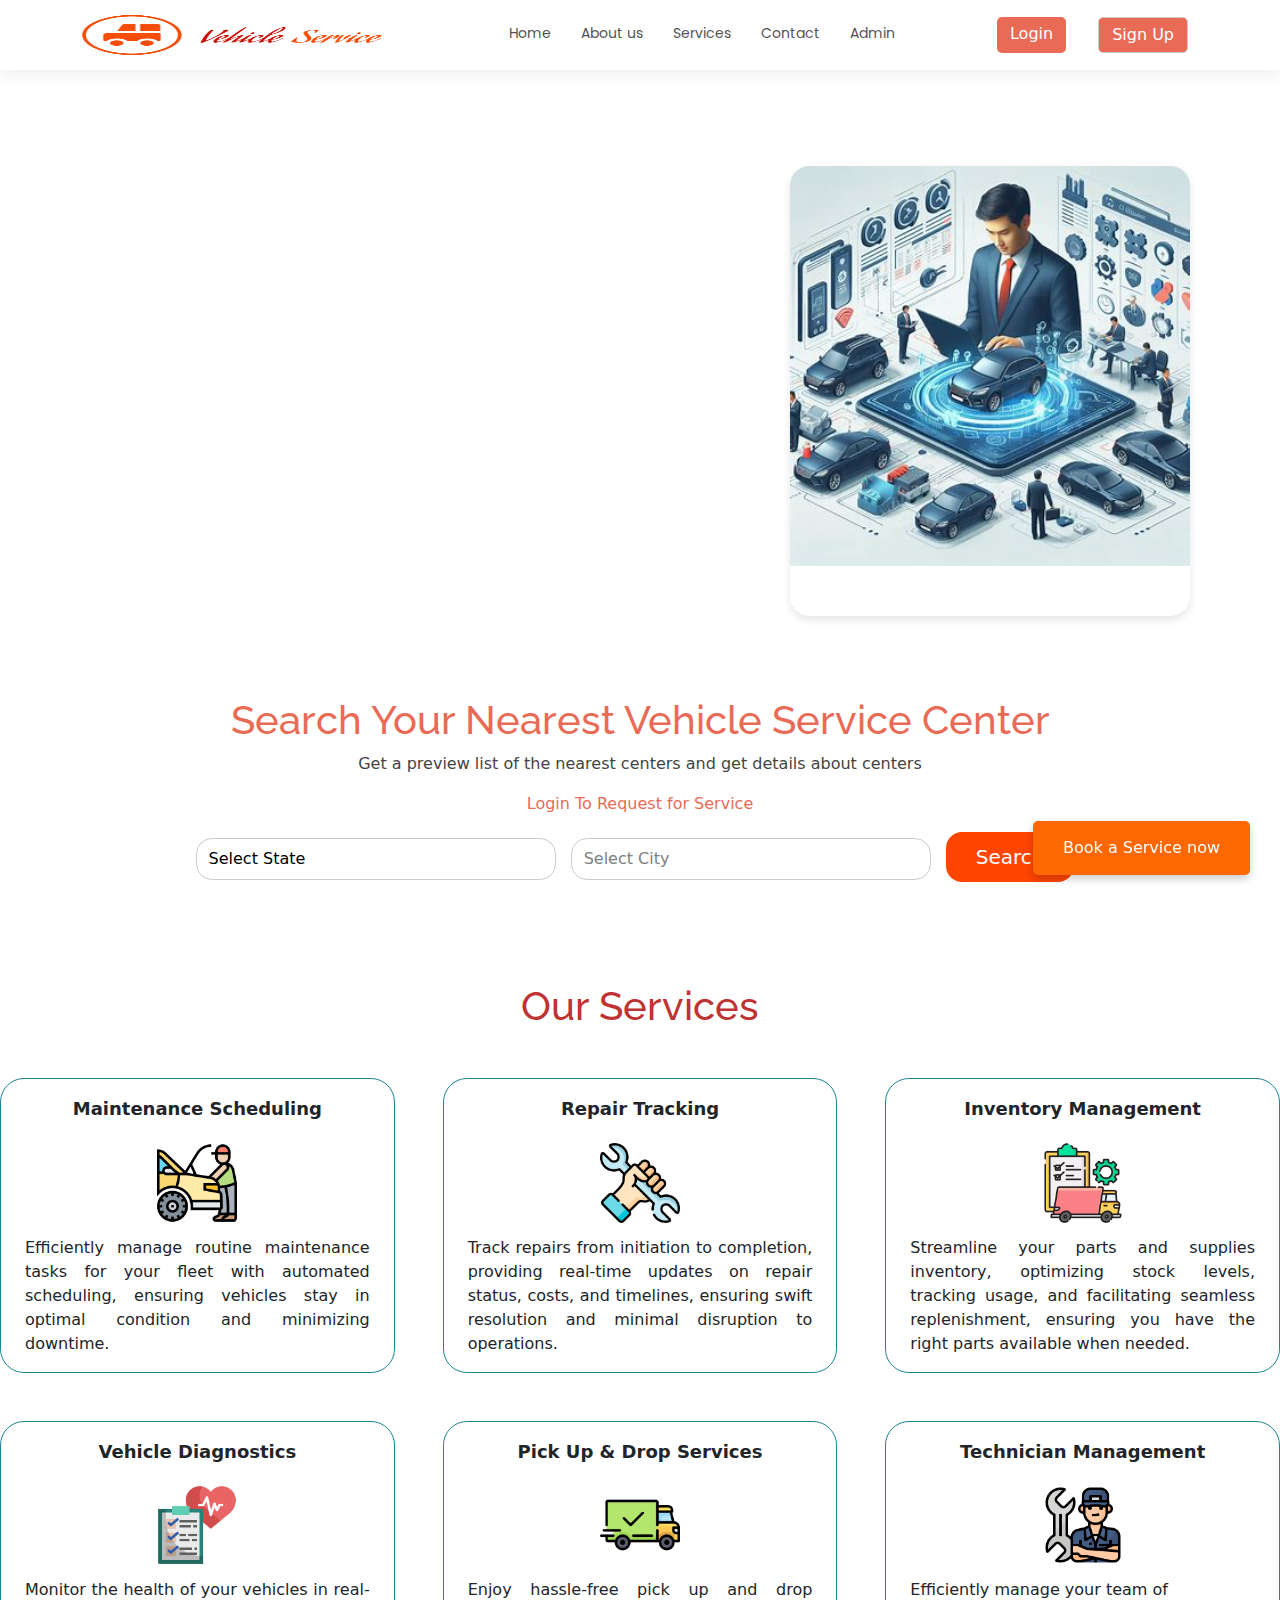
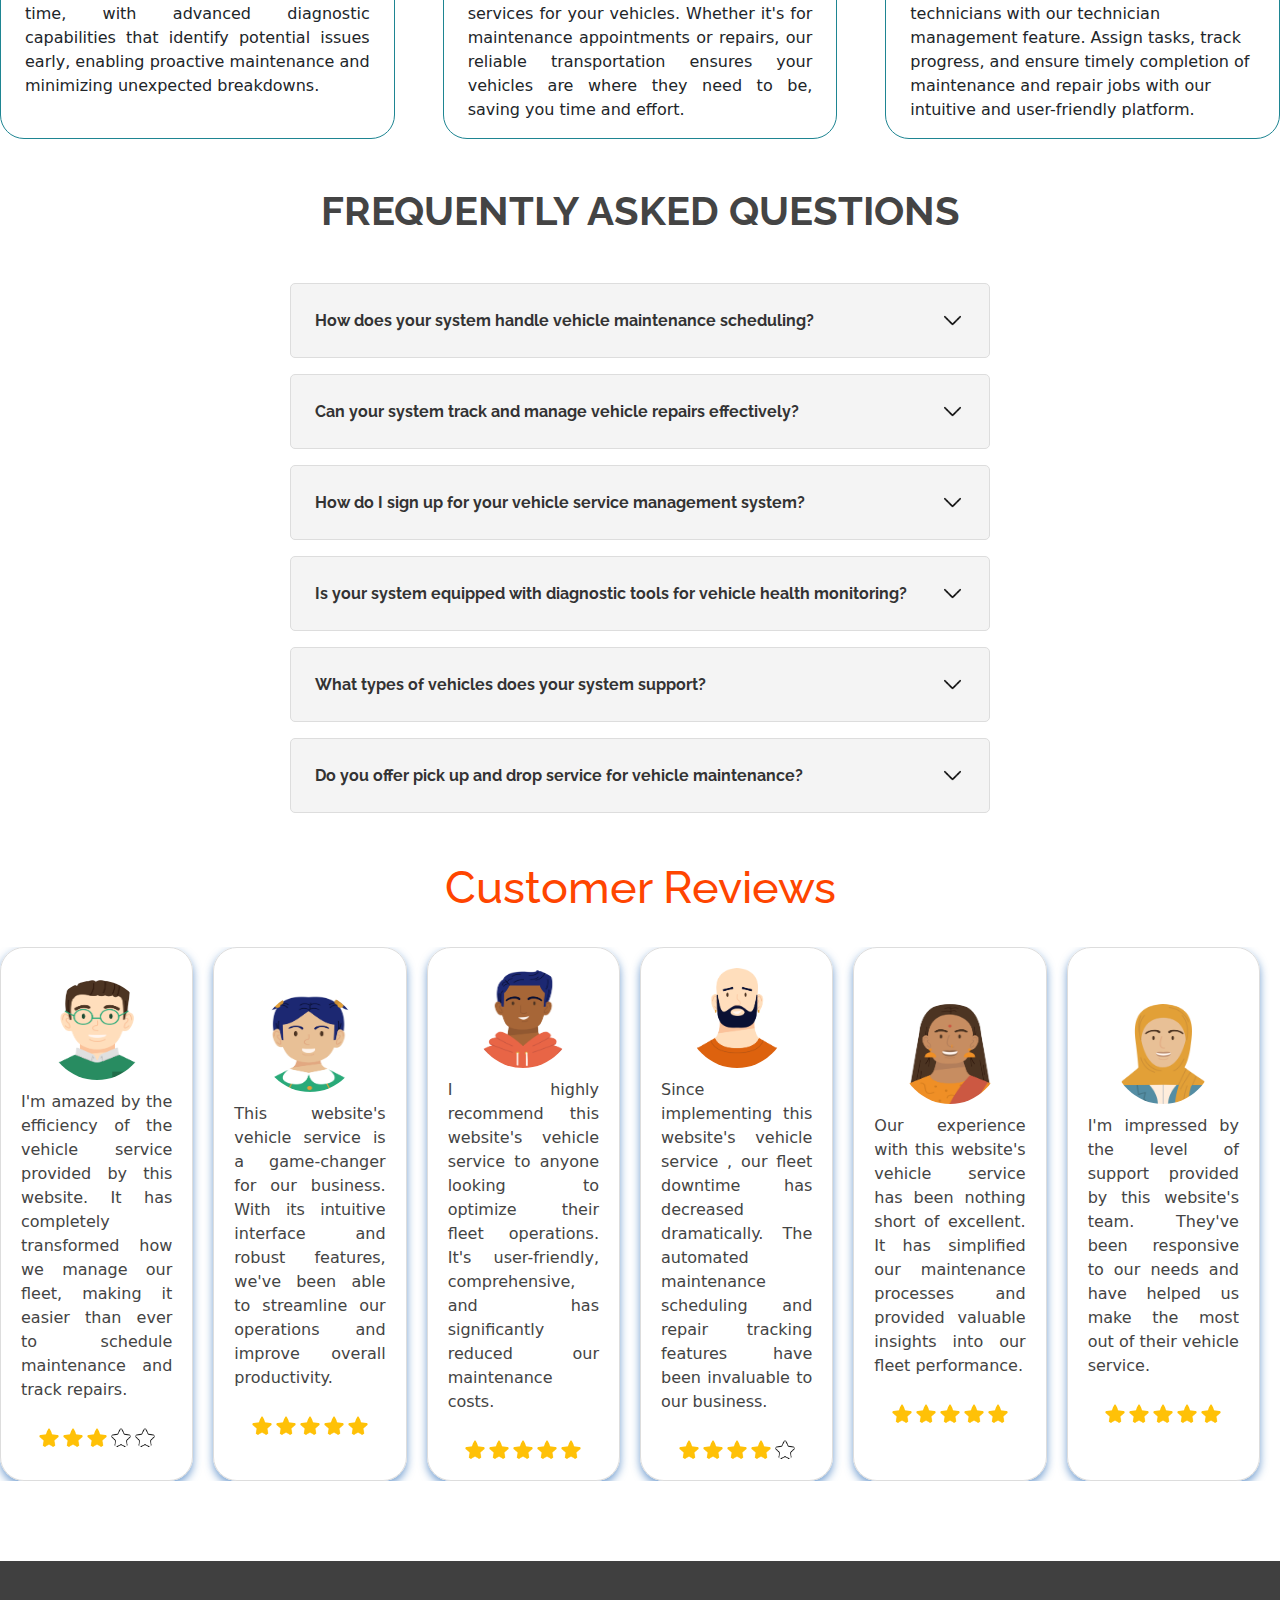
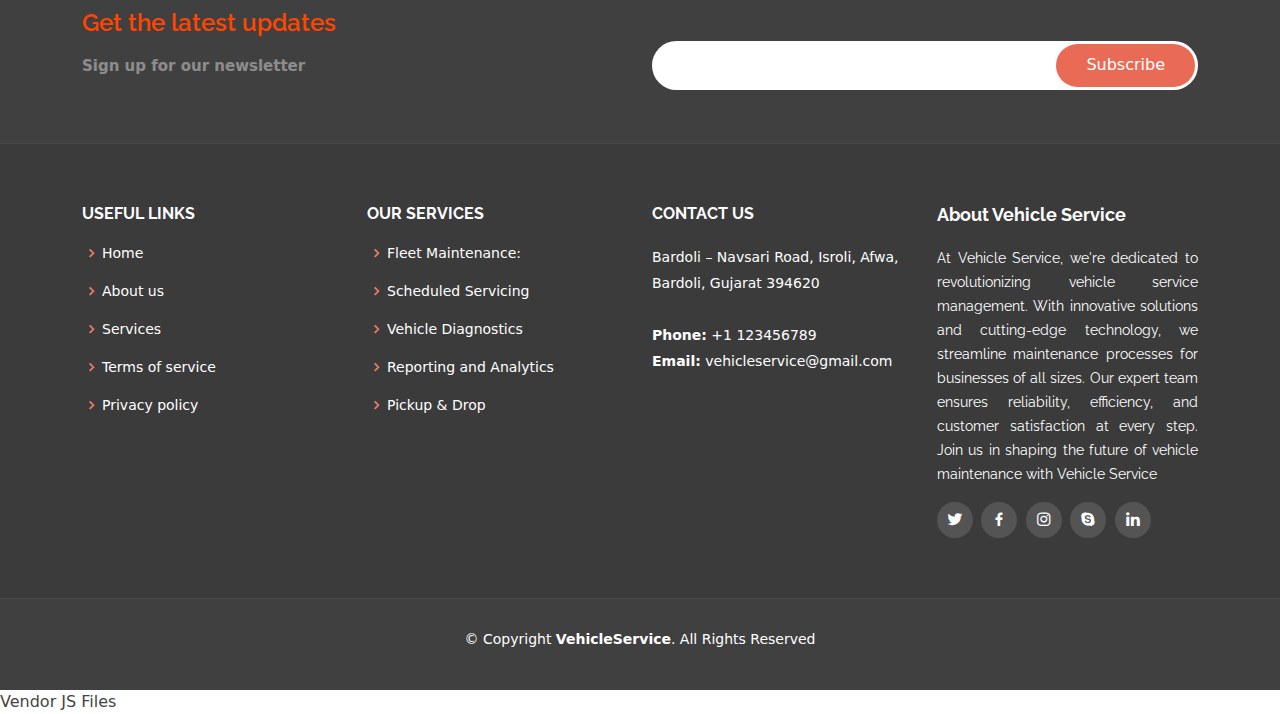
<file: Homepage/index.html>
<!DOCTYPE html>
<html lang="en">

<head>
  <meta charset="utf-8">
  <meta content="width=device-width, initial-scale=1.0" name="viewport">

  <title>Vehicle Service</title>
  <meta content="" name="description">
  <meta content="" name="keywords">

  <!-- Favicons -->
  <link href="assets/img/logo-no-background.png" rel="icon">
  <link href="assets/img/apple-touch-icon.png" rel="apple-touch-icon">

  <!-- Google Fonts -->
  <link href="https://fonts.googleapis.com/css?family=Open+Sans:300,300i,400,400i,600,600i,700,700i|Raleway:300,300i,400,400i,500,500i,600,600i,700,700i|Poppins:300,300i,400,400i,500,500i,600,600i,700,700i" rel="stylesheet">

  <!-- Vendor CSS Files -->
  <link href="assets/vendor/animate.css/animate.min.css" rel="stylesheet">
  <link href="assets/vendor/bootstrap/css/bootstrap.min.css" rel="stylesheet">
  <link href="assets/vendor/bootstrap-icons/bootstrap-icons.css" rel="stylesheet">
  <link href="assets/vendor/boxicons/css/boxicons.min.css" rel="stylesheet">
  <link href="assets/vendor/glightbox/css/glightbox.min.css" rel="stylesheet">
  <link href="assets/vendor/swiper/swiper-bundle.min.css" rel="stylesheet">

  <!-- Template Main CSS File -->
  <link href="assets/css/style.css" rel="stylesheet">
  <link rel="stylesheet" href="https://fonts.googleapis.com/css2?family=Roboto:wght@400;700&display=swap">

  <!-- =======================================================
  * Template Name: Eterna
  * Updated: Jan 29 2024 with Bootstrap v5.3.2
  * Template URL: https://bootstrapmade.com/eterna-free-multipurpose-bootstrap-template/
  * Author: BootstrapMade.com
  * License: https://bootstrapmade.com/license/
  ======================================================== -->
  <!-- Swiper JS -->
<script src="https://unpkg.com/swiper/swiper-bundle.min.js"></script>
  </head>

<body>
  <!-- ======= Header ======= -->
  <section class="section" id="section1">
    <header id="header" class="d-flex align-items-center">
      <div class="container d-flex justify-content-between align-items-center">
  
        <div class="logo">
          <!-- <a href="index.html"><img src="https://tse1.mm.bing.net/th/id/OIG3.Z1m6Yn6yoqZc1ZXi3A.Q?w=270&h=270&c=6&r=0&o=5&dpr=1.3&pid=ImgGn" width="180px" height="300px" alt="hello"></img></a> -->
          <!-- Uncomment below if you prefer to use an image logo -->
          <!-- <a href="index.html"><img src="assets/img/logo.png" alt="" class="img-fluid"></a>-->
          <img src="./assets/img/logo-no-background.png" width="300px" height="300px"/>
        </div>
  
        <nav id="navbar" class="navbar">
          <ul>
            <li class="list-item1">
              <a href="index.html ">Home</a>
              <div class="nav-items1"></div>
            </li>
            <li class="list-item2">
              <a href="#section6">About us</a>
              <div class="nav-items2"></div>
            </li>
            <li class="list-item3">
              <a href="#section3">Services</a>
              <div class="nav-items3"></div>
            </li>
            <li class="list-item5">
            <a href="#section6">Contact</a>
              <div class="nav-items5"></div>
            </li>
            <li class="list-item5">
              <a href="/DE/admin/index.php">Admin</a>
                <div class="nav-items5"></div>
            </li>
          </ul>
          <i class="bi bi-list mobile-nav-toggle"></i>
        </nav><!-- .navbar -->
        <div class="nav-button-container">
          <a href="../loginpage/login-form-14/login.php" class="nav-login">Login</a>
          <a href="../registerpage/colorlib-regform-8/index.php"><button class="nav-signup">Sign Up</button></a>
        </div>
      </div>
    </header><!-- End Header -->
  </section>
  <!-- ======= Hero Section ======= -->
  <section class="section" id="section2">
    <div class="content">
    <section class="main-section">

        <div class="content-left">
            <p class="hero-content">Revolutionize your fleet management effortlessly with our comprehensive vehicle service management system. Stay ahead with automated maintenance scheduling, efficient repair tracking, streamlined inventory management, and insightful reporting and analytics. Seamlessly optimize your operations while minimizing downtime and maximizing productivity. Join thousands of satisfied customers worldwide who trust our solution to streamline their vehicle service operations. Request a demo today and experience the difference firsthand</p>
        </div>
        
        <div class="content-right">

            <div class="image-container">
                <img src="assets/img/hero3.jpg" alt="sectionImage" class="section-image" width="400rem" height="400rem"/>
            </div>

        </div>
    </section>
  <!-- End Hero -->
  </section>
  <!-- ======= Search Vehicle Service Center-->
  <section style = "margin-top: 5rem; margin-bottom: 5rem;">
    <h1 class="dropdown-title">Search Your Nearest Vehicle Service Center</h1>
    <p class="dropdown-content">Get a preview list of the nearest centers and get details about centers</p>
    <p class="dropdown-link"><a>Login To Request for Service</a></p>
  
    <div class="search-section">
      <select id="state-select" name="state" class="custom-dropdown">
        <option value="" disabled selected>Select State</option>
        <option value="Gujarat">Gujarat</option>
        <option value="Rajasthan">Rajasthan</option>
        <option value="Maharashtra">Maharashtra</option>
      </select>
  
      <select id="city-select" name="city" class="custom-dropdown" disabled>
        <option value="" selected>Select City</option>
        <!-- Options for Gujarat -->
        <option value="Surat" data-state="Gujarat" disabled>Surat</option>
        <option value="Navsari" data-state="Gujarat" disabled>Navsari</option>
        <option value="Ahmedabad" data-state="Gujarat" disabled>Ahmedabad</option>
        <!-- Options for Rajasthan -->
        <option value="Jaipur" data-state="Rajasthan" disabled>Jaipur</option>
        <option value="Udaipur" data-state="Rajasthan" disabled>Udaipur</option>
        <option value="Jodhpur" data-state="Rajasthan" disabled>Jodhpur</option>
        <!-- Options for Maharashtra -->
        <option value="Dhule" data-state="Maharashtra" disabled>Dhule</option>
        <option value="Nagpur" data-state="Maharashtra" disabled>Nagpur</option>
        <option value="Pune" data-state="Maharashtra" disabled>Pune</option>
      </select>
  
      <button id="search-btn">Search</button>
    </div>
    <div class="search-container">
    <div class="service-centers">
      <!-- Service center cards will be dynamically added here -->
    </div>
    </div>
  </section>
  
<section class="section" id="section3">
  <main id="main">

      <!-- ======= Services Section ======= -->
      <div class="service-container">
        <h1 class="cards-title">Our Services</h1>
        <div class="services-cards1">
          <div class="card">
            <p class="card-title">Maintenance Scheduling</p>
            <img src="./assets/img/maintenance.png" class="card-img"/>
            <p class="card-info"> Efficiently manage routine maintenance tasks for your fleet with automated scheduling, ensuring vehicles stay in optimal condition and minimizing downtime.</p>
          </div>
          <div class="card">
            <p class="card-title">Repair Tracking</p>
            <img src="./assets/img/wrench.png" class="card-img"/>
            <p class="card-info"> Track repairs from initiation to completion, providing real-time updates on repair status, costs, and timelines, ensuring swift resolution and minimal disruption to operations.</p>
          </div>
          <div class="card">
            <p class="card-title">Inventory Management</p>
            <img src="./assets/img/delivery.png" class="card-img"/>
            <p class="card-info"> Streamline your parts and supplies inventory, optimizing stock levels, tracking usage, and facilitating seamless replenishment, ensuring you have the right parts available when needed.</p>
          </div>
        </div>
        <div class="services-cards2">
          <div class="card">
            <p class="card-title">Vehicle Diagnostics</p>
            <img src="./assets/img/diagnostic.png" class="card-img"/>
            <p class="card-info"> Monitor the health of your vehicles in real-time, with advanced diagnostic capabilities that identify potential issues early, enabling proactive maintenance and minimizing unexpected breakdowns.</p>
          </div>

          <div class="card">
            <p class="card-title">Pick Up & Drop Services</p>
            <img src="./assets/img/shipped.png" class="card-img"/>
            <p class="card-info"> Enjoy hassle-free pick up and drop services for your vehicles. Whether it's for maintenance appointments or repairs, our reliable transportation ensures your vehicles are where they need to be, saving you time and effort.</p>
          </div>

          <div class="card">
            <p class="card-title">Technician Management</p>
            <img src="./assets/img/mechanic.png" class="card-img"/>
            <p>  Efficiently manage your team of technicians with our technician management feature. Assign tasks, track progress, and ensure timely completion of maintenance and repair jobs with our intuitive and user-friendly platform.</p>
          </div>
        </div>
      </div>
    </div>
  </main>
    <!-- End Services Section -->
</section>

  <section class="section" id="section4">
    <div>
    <h1 class="faq-title">FREQUENTLY ASKED QUESTIONS</h1>
    
    <div class="accordion-wrapper">
      <div class="accordion-wrap">
        <div class="accordion-item">
          <div class="accordion-toggle">
            <h5 class="accordion-title">How does your system handle vehicle maintenance scheduling?</h5>
            <img src="./assets/img/down-arrow.png" class="accordion-icon" width="25px" height="25px"/>
          </div>
          <nav class="accordion-list">
            <p class="accordion-list-content">Yes, our system provides comprehensive repair tracking capabilities, allowing users to create repair tickets, assign them to technicians, track progress in real-time, and monitor costs and timelines. This ensures efficient resolution of repairs and reduces the risk of unresolved issues..</p>
          </nav>
        </div>
      </div>

      <div class="accordion-wrap">
        <div class="accordion-item">
          <div class="accordion-toggle">
            <h5 class="accordion-title">Can your system track and manage vehicle repairs effectively?</h5>
            <img src="./assets/img/down-arrow.png" class="accordion-icon" width="25px" height="25px"/>
          </div>
          <nav class="accordion-list">
            <p class="accordion-list-content">Yes, our system provides comprehensive repair tracking capabilities, allowing users to create repair tickets, assign them to technicians, track progress in real-time, and monitor costs and timelines. This ensures efficient resolution of repairs and reduces the risk of unresolved issues.</p>
          </nav>
        </div>
      </div>

      <div class="accordion-wrap">
        <div class="accordion-item">
          <div class="accordion-toggle" onclick="toggleAccordion(this)">
            <h5 class="accordion-title">How do I sign up for your vehicle service management system?</h5>
            <img src="./assets/img/down-arrow.png" class="accordion-icon" width="25px" height="25px"/>
          </div>
          <nav class="accordion-list">
            <p class="accordion-list-content">Signing up is easy! Simply click on the "Sign Up" button located in the top right corner of the homepage, fill out the required information, and you'll be ready to start managing your fleet with our system.</p>
          </nav>
        </div>
      </div>

      <div class="accordion-wrap">
        <div class="accordion-item">
          <div class="accordion-toggle">
            <h5 class="accordion-title">Is your system equipped with diagnostic tools for vehicle health monitoring?</h5>
            <img src="./assets/img/down-arrow.png" class="accordion-icon" width="25px" height="25px"/>
          </div>
          <nav class="accordion-list">
            <p class="accordion-list-content">Yes, our system includes advanced diagnostic tools that monitor the health of vehicles in real-time, detecting potential issues such as engine faults, sensor anomalies, and performance degradation. This proactive approach to vehicle health management helps prevent breakdowns and ensures fleet reliability.</p>
          </nav>
        </div>
      </div>
      <div class="accordion-wrap">
        <div class="accordion-item">
          <div class="accordion-toggle">
            <h5 class="accordion-title">What types of vehicles does your system support?</h5>
            <img src="./assets/img/down-arrow.png" class="accordion-icon" width="25px" height="25px"/>
          </div>
          <nav class="accordion-list">
            <p class="accordion-list-content">Our system is designed to support a wide range of vehicles, including cars, trucks, vans, buses, and more. Whether you have a small fleet or a large enterprise-level operation, our system can accommodate your needs.</p>
          </nav>
        </div>
      </div>

      <div class="accordion-wrap">
        <div class="accordion-item">
          <div class="accordion-toggle">
            <h5 class="accordion-title">Do you offer pick up and drop service for vehicle maintenance?</h5>
            <img src="./assets/img/down-arrow.png" class="accordion-icon" width="25px" height="25px"/>
          </div>
          <nav class="accordion-list">
            <p class="accordion-list-content">Yes, we provide pick up and drop service for vehicle maintenance. Our team will pick up your vehicle from your location, bring it to our service center for maintenance, and then drop it back off to you once the service is complete, ensuring convenience and peace of mind for our customers.</p>
          </nav>
        </div>
      </div>
    </div>
    </div>
  </section>
  <!-- ======== Rating & Review =====-->
  <section class="section" id="section5">
    
      <h2 class="review-title">Customer Reviews</h2>
      <div class="review-container" style="margin-bottom: 5rem;">
      </div>
    </div>
  </section>
  <a href="../vehicle_service_monitoring_system/service.php"><button class="cta-button">Book a Service now </button></a>
  <!-- ======= Footer ======= -->
  <section class="section" id="section6">
    <footer id="footer">

      <div class="footer-newsletter">
        <div class="container">
          <div class="row">
            <div class="col-lg-6">
              <h4 class="news-title">Get the latest updates</h4>
              <p class="news-info">Sign up for our newsletter</p>
            </div>
            <div class="col-lg-6">
              <form action="" method="post">
                <input type="email" name="email"><input type="submit" value="Subscribe">
              </form>
            </div>
          </div>
        </div>
      </div>

      <div class="footer-top">
        <div class="container">
          <div class="row">

            <div class="col-lg-3 col-md-6 footer-links">
              <h4>Useful Links</h4>
              <ul>
                <li><i class="bx bx-chevron-right"></i> <a href="#">Home</a></li>
                <li><i class="bx bx-chevron-right"></i> <a href="#">About us</a></li>
                <li><i class="bx bx-chevron-right"></i> <a href="#">Services</a></li>
                <li><i class="bx bx-chevron-right"></i> <a href="#">Terms of service</a></li>
                <li><i class="bx bx-chevron-right"></i> <a href="#">Privacy policy</a></li>
              </ul>
            </div>

            <div class="col-lg-3 col-md-6 footer-links">
              <h4>Our Services</h4>
              <ul>
                <li><i class="bx bx-chevron-right"></i> <a href="#">Fleet Maintenance:</a></li>
                <li><i class="bx bx-chevron-right"></i> <a href="#">Scheduled Servicing</a></li>
                <li><i class="bx bx-chevron-right"></i> <a href="#">Vehicle Diagnostics</a></li>
                <li><i class="bx bx-chevron-right"></i> <a href="#">Reporting and Analytics</a></li>
                <li><i class="bx bx-chevron-right"></i> <a href="#">Pickup & Drop</a></li>
              </ul>
            </div>

            <div class="col-lg-3 col-md-6 footer-contact">
              <h4>Contact Us</h4>
              <p>
                Bardoli – Navsari Road, Isroli, Afwa, Bardoli, Gujarat 394620 <br><br>
                <strong>Phone:</strong> +1 123456789<br>
                <strong>Email:</strong> vehicleservice@gmail.com<br>
              </p>

            </div>

            <div class="col-lg-3 col-md-6 footer-info">
              <h3>About Vehicle Service</h3>
              <p class="footer-about-info">At Vehicle Service, we're dedicated to revolutionizing vehicle service management. With innovative solutions and cutting-edge technology, we streamline maintenance processes for businesses of all sizes. Our expert team ensures reliability, efficiency, and customer satisfaction at every step. Join us in shaping the future of vehicle maintenance with Vehicle Service</p>
              <div class="social-links mt-3">
                <a href="#" class="twitter"><i class="bx bxl-twitter"></i></a>
                <a href="#" class="facebook"><i class="bx bxl-facebook"></i></a>
                <a href="#" class="instagram"><i class="bx bxl-instagram"></i></a>
                <a href="#" class="google-plus"><i class="bx bxl-skype"></i></a>
                <a href="#" class="linkedin"><i class="bx bxl-linkedin"></i></a>
              </div>
            </div>

          </div>
        </div>
      </div>

      <div class="container">
        <div class="copyright">
          &copy; Copyright <strong><span>VehicleService</span></strong>. All Rights Reserved
        </div>
        <div class="credits">
          <!-- All the links in the footer should remain intact. -->
          <!-- You can delete the links only if you purchased the pro version. -->
          <!-- Licensing information: https://bootstrapmade.com/license/ -->
          <!-- Purchase the pro version with working PHP/AJAX contact form: https://bootstrapmade.com/eterna-free-multipurpose-bootstrap-template/ -->
          <!-- Designed by <a href="https://bootstrapmade.com/">BootstrapMade</a>-->
        </div>
      </div>
    </footer>
  </section>
  <!-- <a href="#" class="back-to-top d-flex align-items-center justify-content-center"><i class="bi bi-arrow-up-short"></i></a> -->

  Vendor JS Files
  <script src="assets/vendor/purecounter/purecounter_vanilla.js"></script>
  <script src="assets/vendor/bootstrap/js/bootstrap.bundle.min.js"></script>
  <script src="assets/vendor/glightbox/js/glightbox.min.js"></script>
  <script src="assets/vendor/isotope-layout/isotope.pkgd.min.js"></script>
  <script src="assets/vendor/swiper/swiper-bundle.min.js"></script>
  <script src="assets/vendor/waypoints/noframework.waypoints.js"></script>
  <script src="assets/vendor/php-email-form/validate.js"></script>

  <!-- Template Main JS File -->
  <script src="assets/js/main.js"></script>
  
</body>

</html>
</file>
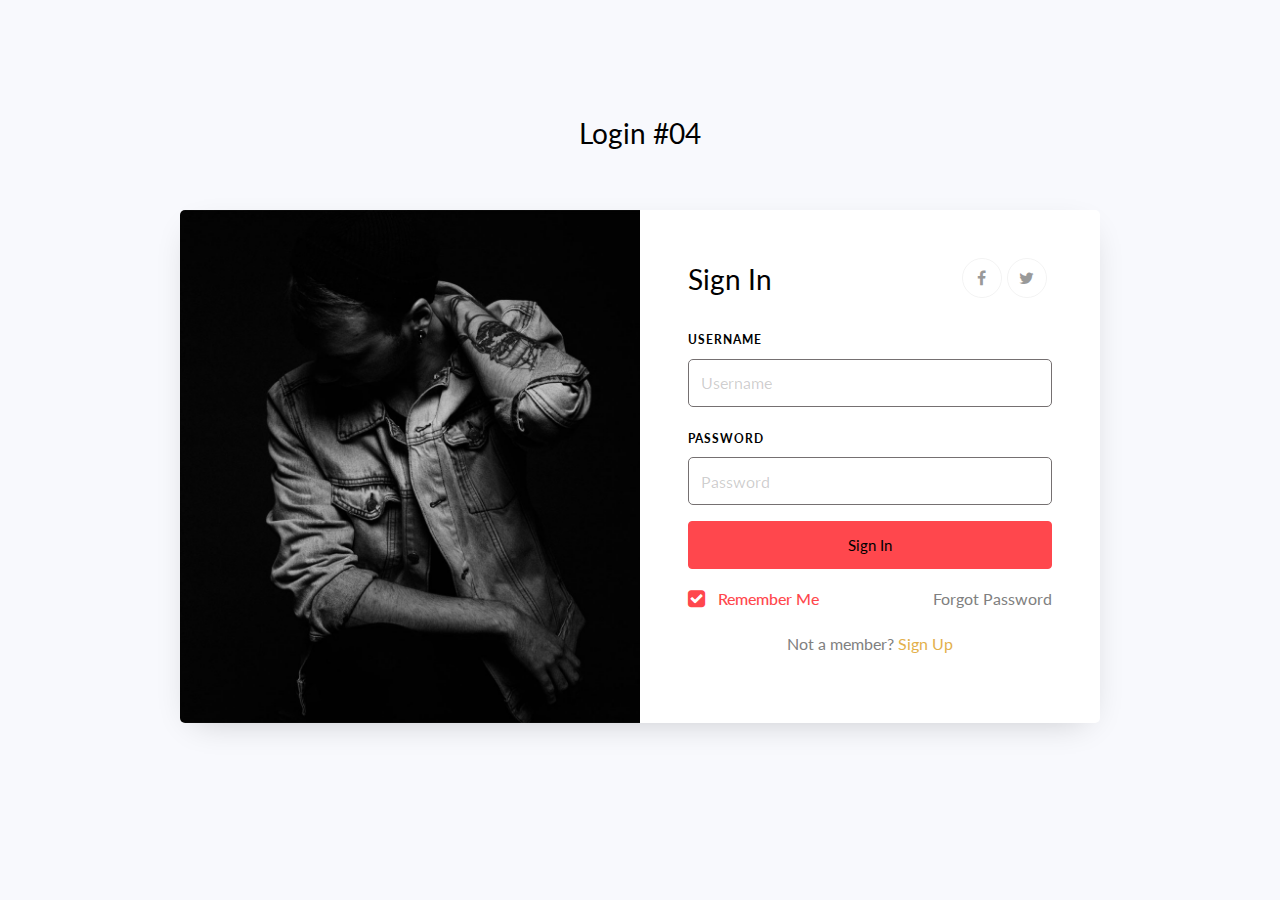
<file: loginpage/login-form-14/index.html>
<!doctype html>
<html lang="en">
  <head>
  	<title>Login 04</title>
    <meta charset="utf-8">
    <meta name="viewport" content="width=device-width, initial-scale=1, shrink-to-fit=no">

	<link href="https://fonts.googleapis.com/css?family=Lato:300,400,700&display=swap" rel="stylesheet">

	<link rel="stylesheet" href="https://stackpath.bootstrapcdn.com/font-awesome/4.7.0/css/font-awesome.min.css">
	
	<link rel="stylesheet" href="css/style.css">

	</head>
	<body>
	<section class="ftco-section">
		<div class="container">
			<div class="row justify-content-center">
				<div class="col-md-6 text-center mb-5">
					<h2 class="heading-section">Login #04</h2>
				</div>
			</div>
			<div class="row justify-content-center">
				<div class="col-md-12 col-lg-10">
					<div class="wrap d-md-flex">
						<div class="img" style="background-image: url(images/bg-1.jpg);">
			      </div>
						<div class="login-wrap p-4 p-md-5">
			      	<div class="d-flex">
			      		<div class="w-100">
			      			<h3 class="mb-4">Sign In</h3>
			      		</div>
								<div class="w-100">
									<p class="social-media d-flex justify-content-end">
										<a href="#" class="social-icon d-flex align-items-center justify-content-center"><span class="fa fa-facebook"></span></a>
										<a href="#" class="social-icon d-flex align-items-center justify-content-center"><span class="fa fa-twitter"></span></a>
									</p>
								</div>
			      	</div>
							<form action="#" class="signin-form">
			      		<div class="form-group mb-3">
			      			<label class="label" for="name">Username</label>
			      			<input type="text" class="form-control" placeholder="Username" required>
			      		</div>
		            <div class="form-group mb-3">
		            	<label class="label" for="password">Password</label>
		              <input type="password" class="form-control" placeholder="Password" required>
		            </div>
		            <div class="form-group">
		            	<button type="submit" class="form-control btn btn-primary rounded submit px-3">Sign In</button>
		            </div>
		            <div class="form-group d-md-flex">
		            	<div class="w-50 text-left">
			            	<label class="checkbox-wrap checkbox-primary mb-0">Remember Me
									  <input type="checkbox" checked>
									  <span class="checkmark"></span>
										</label>
									</div>
									<div class="w-50 text-md-right">
										<a href="#">Forgot Password</a>
									</div>
		            </div>
		          </form>
		          <p class="text-center">Not a member? <a data-toggle="tab" href="#signup">Sign Up</a></p>
		        </div>
		      </div>
				</div>
			</div>
		</div>
	</section>

	<script src="js/jquery.min.js"></script>
  <script src="js/popper.js"></script>
  <script src="js/bootstrap.min.js"></script>
  <script src="js/main.js"></script>

	</body>
</html>
</file>
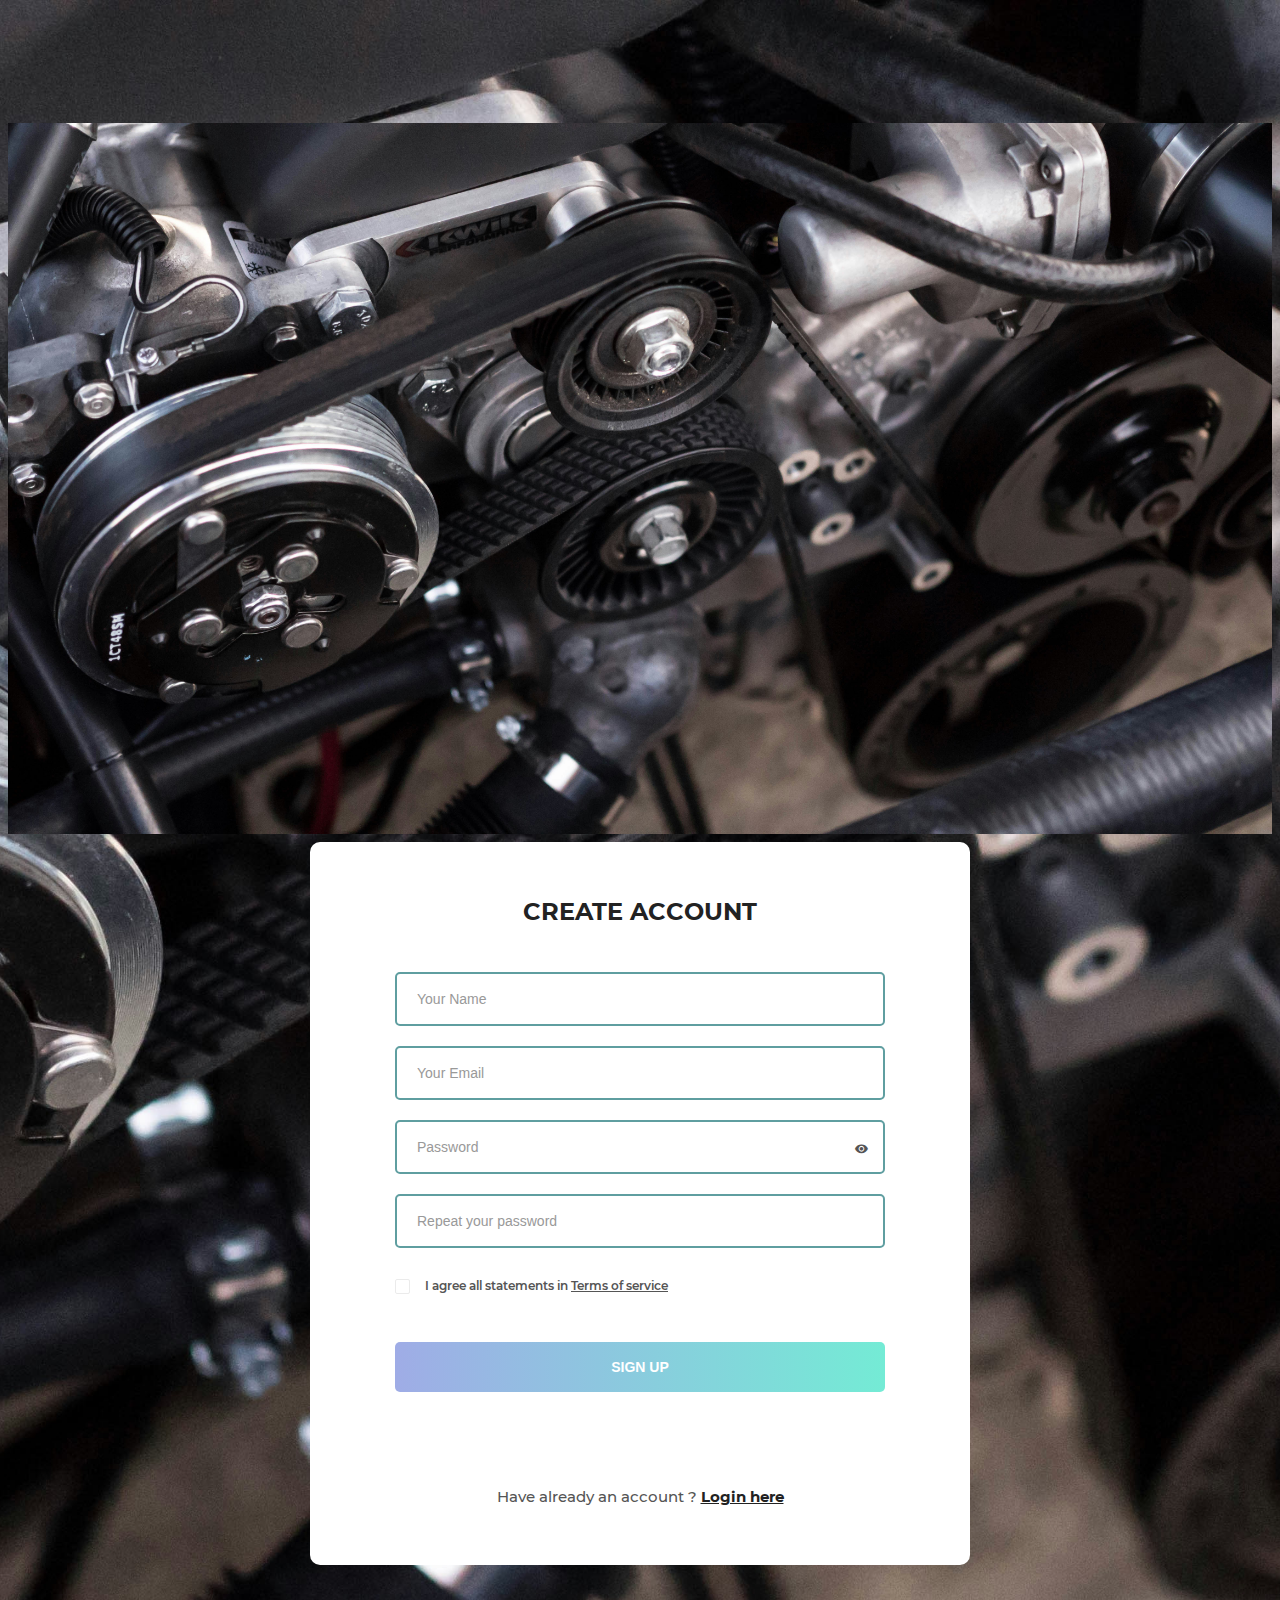
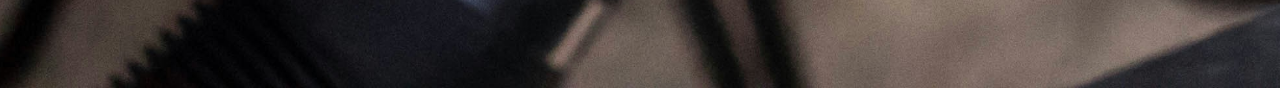
<file: registerpage/colorlib-regform-8/index.php.html>
<!DOCTYPE html>
<html lang="en">
<head>
    <meta charset="UTF-8">
    <meta name="viewport" content="width=device-width, initial-scale=1.0">
    <meta http-equiv="X-UA-Compatible" content="ie=edge">
    <title>Sign Up Form by Colorlib</title>

    <!-- Font Icon -->
    <link rel="stylesheet" href="fonts/material-icon/css/material-design-iconic-font.min.css">

    <!-- Main css -->
    <link rel="stylesheet" href="css/style.css">
</head>
<body>

    <div class="main">

        <section class="signup">
            <img src="images/photo.jpg" alt="">
            <div class="container">
                <div class="signup-content">
                    <form method="POST" id="signup-form" class="signup-form">
                        <h2 class="form-title">Create account</h2>
                        <div class="form-group">
                            <input type="text" class="form-input" name="name" id="name" placeholder="Your Name"/>
                        </div>
                        <div class="form-group">
                            <input type="email" class="form-input" name="email" id="email" placeholder="Your Email"/>
                        </div>
                        <div class="form-group">
                            <input type="text" class="form-input" name="password" id="password" placeholder="Password"/>
                            <span toggle="#password" class="zmdi zmdi-eye field-icon toggle-password"></span>
                        </div>
                        <div class="form-group">
                            <input type="password" class="form-input" name="re_password" id="re_password" placeholder="Repeat your password"/>
                        </div>
                        <div class="form-group">
                            <input type="checkbox" name="agree-term" id="agree-term" class="agree-term" />
                            <label for="agree-term" class="label-agree-term"><span><span></span></span>I agree all statements in  <a href="#" class="term-service">Terms of service</a></label>
                        </div>
                        <div class="form-group">
                            <input type="submit" name="submit" id="submit" class="form-submit" value="Sign up"/>
                        </div>
                    </form>
                    <p class="loginhere">
                        Have already an account ? <a href="#" class="loginhere-link">Login here</a>
                    </p>
                </div>
            </div>
        </section>

    </div>

    <!-- JS -->
    <script src="vendor/jquery/jquery.min.js"></script>
    <script src="js/main.js"></script>
</body><!-- This templates was made by Colorlib (https://colorlib.com) -->
</html>
</file>
<file: registerpage/colorlib-regform-8/css/style.css>
/* @extend display-flex; */
display-flex, .display-flex, .display-flex-center {
  display: flex;
  display: -webkit-flex; }

/* @extend list-type-ulli; */
list-type-ulli {
  list-style-type: none;
  margin: 0;
  padding: 0; }

/* Montserrat-300 - latin */
@font-face {
  font-family: 'Montserrat';
  font-style: normal;
  font-weight: 300;
  src: url("../fonts/montserrat/Montserrat-Light.ttf");
  /* IE9 Compat Modes */ }
@font-face {
  font-family: 'Montserrat';
  font-style: normal;
  font-weight: 400;
  src: url("../fonts/montserrat/Montserrat-Regular.ttf");
  /* IE9 Compat Modes */ }
@font-face {
  font-family: 'Montserrat';
  font-style: italic;
  font-weight: 400;
  src: url("../fonts/montserrat/Montserrat-Italic.ttf");
  /* IE9 Compat Modes */ }
@font-face {
  font-family: 'Montserrat';
  font-style: normal;
  font-weight: 500;
  src: url("../fonts/montserrat/Montserrat-Medium.ttf");
  /* IE9 Compat Modes */ }
@font-face {
  font-family: 'Montserrat';
  font-style: normal;
  font-weight: 600;
  src: url("../fonts/montserrat/Montserrat-SemiBold.ttf");
  /* IE9 Compat Modes */ }
@font-face {
  font-family: 'Montserrat';
  font-style: normal;
  font-weight: 700;
  src: url("../fonts/montserrat/Montserrat-Bold.ttf");
  /* IE9 Compat Modes */ }
@font-face {
  font-family: 'Montserrat';
  font-style: italic;
  font-weight: 700;
  src: url("../fonts/montserrat/Montserrat-BoldItalic.ttf");
  /* IE9 Compat Modes */ }
@font-face {
  font-family: 'Montserrat';
  font-style: italic;
  font-weight: 900;
  src: url("../fonts/montserrat/montserrat-v12-latin-900.ttf"), url("../fonts/montserrat/montserrat-v12-latin-900.eot") format("embedded-opentype"), url("../fonts/montserrat/montserrat-v12-latin-900.svg") format("woff2"), url("../fonts/montserrat/montserrat-v12-latin-900.woff") format("woff"), url("../fonts/montserrat/montserrat-v12-latin-900.woff2") format("truetype"); }
a:focus, a:active {
  text-decoration: none;
  outline: none;
  transition: all 300ms ease 0s;
  -moz-transition: all 300ms ease 0s;
  -webkit-transition: all 300ms ease 0s;
  -o-transition: all 300ms ease 0s;
  -ms-transition: all 300ms ease 0s; }

input, select, textarea {
  outline: none;
  appearance: unset !important;
  -moz-appearance: unset !important;
  -webkit-appearance: unset !important;
  -o-appearance: unset !important;
  -ms-appearance: unset !important; }

input::-webkit-outer-spin-button, input::-webkit-inner-spin-button {
  appearance: none !important;
  -moz-appearance: none !important;
  -webkit-appearance: none !important;
  -o-appearance: none !important;
  -ms-appearance: none !important;
  margin: 0; }

input:focus, select:focus, textarea:focus {
  outline: none;
  box-shadow: none !important;
  -moz-box-shadow: none !important;
  -webkit-box-shadow: none !important;
  -o-box-shadow: none !important;
  -ms-box-shadow: none !important; }

input[type=checkbox] {
  appearance: checkbox !important;
  -moz-appearance: checkbox !important;
  -webkit-appearance: checkbox !important;
  -o-appearance: checkbox !important;
  -ms-appearance: checkbox !important; }

input[type=radio] {
  appearance: radio !important;
  -moz-appearance: radio !important;
  -webkit-appearance: radio !important;
  -o-appearance: radio !important;
  -ms-appearance: radio !important; }

img {
  max-width: 100%;
  height: auto; }

figure {
  margin: 0; }

p {
  margin-bottom: 0px;
  font-size: 15px;
  color: #777; }

h2 {
  line-height: 1.66;
  margin: 0;
  padding: 0;
  font-weight: 900;
  color: #222;
  font-family: 'Montserrat';
  font-size: 24px;
  text-transform: uppercase;
  text-align: center;
  margin-bottom: 40px; }

.clear {
  clear: both; }

body {
  font-size: 14px;
  line-height: 1.8;
  color: #222;
  font-weight: 400;
  font-family: 'Montserrat';
  background-image: url("../images/photo.jpg");
  background-repeat: no-repeat;
  background-size: cover;
  -moz-background-size: cover;
  -webkit-background-size: cover;
  -o-background-size: cover;
  -ms-background-size: cover;
  background-position: center center;
  padding: 115px 0; }

.container {
  width: 660px;
  position: relative;
  margin: 0 auto; }

.display-flex {
  justify-content: space-between;
  -moz-justify-content: space-between;
  -webkit-justify-content: space-between;
  -o-justify-content: space-between;
  -ms-justify-content: space-between;
  align-items: center;
  -moz-align-items: center;
  -webkit-align-items: center;
  -o-align-items: center;
  -ms-align-items: center; }

.display-flex-center {
  justify-content: center;
  -moz-justify-content: center;
  -webkit-justify-content: center;
  -o-justify-content: center;
  -ms-justify-content: center;
  align-items: center;
  -moz-align-items: center;
  -webkit-align-items: center;
  -o-align-items: center;
  -ms-align-items: center; }

.position-center {
  position: absolute;
  top: 50%;
  left: 50%;
  transform: translate(-50%, -50%);
  -moz-transform: translate(-50%, -50%);
  -webkit-transform: translate(-50%, -50%);
  -o-transform: translate(-50%, -50%);
  -ms-transform: translate(-50%, -50%); }

.signup-content {
  background: #fff;
  border-radius: 10px;
  -moz-border-radius: 10px;
  -webkit-border-radius: 10px;
  -o-border-radius: 10px;
  -ms-border-radius: 10px;
  padding: 50px 85px; }

.form-group {
  overflow: hidden;
  margin-bottom: 20px; }

.form-input {
  width: 100%;
  border: 2px solid #5F9EA0;
  border-radius: 5px;
  -moz-border-radius: 5px;
  -webkit-border-radius: 5px;
  -o-border-radius: 5px;
  -ms-border-radius: 5px;
  padding: 17px 20px;
  box-sizing: border-box;
  font-size: 14px;
  font-weight: 500;
  color: #222; }
  .form-input::-webkit-input-placeholder {
    color: #999; }
  .form-input::-moz-placeholder {
    color: #999; }
  .form-input:-ms-input-placeholder {
    color: #999; }
  .form-input:-moz-placeholder {
    color: #999; }
  .form-input::-webkit-input-placeholder {
    font-weight: 500; }
  .form-input::-moz-placeholder {
    font-weight: 500; }
  .form-input:-ms-input-placeholder {
    font-weight: 500; }
  .form-input:-moz-placeholder {
    font-weight: 500; }
  .form-input:focus {
    border: 1px solid transparent;
    -webkit-border-image-source: -webkit-linear-gradient(to right, #9face6, #74ebd5);
    -moz-border-image-source: -moz-linear-gradient(to right, #9face6, #74ebd5);
    -o-border-image-source: -o-linear-gradient(to right, #9face6, #74ebd5);
    border-image-source: linear-gradient(to right, #9face6, #74ebd5);
    -webkit-border-image-slice: 1;
    border-image-slice: 1;
    border-radius: 5px;
    -moz-border-radius: 5px;
    -webkit-border-radius: 5px;
    -o-border-radius: 5px;
    -ms-border-radius: 5px;
    background-origin: border-box;
    background-clip: content-box, border-box; }
    .form-input:focus::-webkit-input-placeholder {
      color: #222; }
    .form-input:focus::-moz-placeholder {
      color: #222; }
    .form-input:focus:-ms-input-placeholder {
      color: #222; }
    .form-input:focus:-moz-placeholder {
      color: #222; }

.form-submit {
  width: 100%;
  border-radius: 5px;
  -moz-border-radius: 5px;
  -webkit-border-radius: 5px;
  -o-border-radius: 5px;
  -ms-border-radius: 5px;
  padding: 17px 20px;
  box-sizing: border-box;
  font-size: 14px;
  font-weight: 700;
  color: #fff;
  text-transform: uppercase;
  border: none;
  background-image: -moz-linear-gradient(to left, #74ebd5, #9face6);
  background-image: -ms-linear-gradient(to left, #74ebd5, #9face6);
  background-image: -o-linear-gradient(to left, #74ebd5, #9face6);
  background-image: -webkit-linear-gradient(to left, #74ebd5, #9face6);
  background-image: linear-gradient(to left, #74ebd5, #9face6); }
  

input[type=checkbox]:not(old) {
  width: 2em;
  margin: 0;
  padding: 0;
  font-size: 1em;
  display: none; }

input[type=checkbox]:not(old) + label {
  display: inline-block;
  margin-top: 7px;
  margin-bottom: 25px; }

input[type=checkbox]:not(old) + label > span {
  display: inline-block;
  width: 13px;
  height: 13px;
  margin-right: 15px;
  margin-bottom: 3px;
  border: 1px solid #ebebeb;
  border-radius: 2px;
  -moz-border-radius: 2px;
  -webkit-border-radius: 2px;
  -o-border-radius: 2px;
  -ms-border-radius: 2px;
  background: white;
  background-image: -moz-linear-gradient(white, white);
  background-image: -ms-linear-gradient(white, white);
  background-image: -o-linear-gradient(white, white);
  background-image: -webkit-linear-gradient(white, white);
  background-image: linear-gradient(white, white);
  vertical-align: bottom; }

input[type=checkbox]:not(old):checked + label > span {
  background-image: -moz-linear-gradient(white, white);
  background-image: -ms-linear-gradient(white, white);
  background-image: -o-linear-gradient(white, white);
  background-image: -webkit-linear-gradient(white, white);
  background-image: linear-gradient(white, white); }

input[type=checkbox]:not(old):checked + label > span:before {
  content: '\f26b';
  display: block;
  color: #222;
  font-size: 11px;
  line-height: 1.2;
  text-align: center;
  font-family: 'Material-Design-Iconic-Font';
  font-weight: bold; }

.label-agree-term {
  font-size: 12px;
  font-weight: 600;
  color: #555; }

.term-service {
  color: #555; }

.loginhere {
  color: #555;
  font-weight: 500;
  text-align: center;
  margin-top: 91px;
  margin-bottom: 5px; }

.loginhere-link {
  font-weight: 700;
  color: #222; }

.field-icon {
  float: right;
  margin-right: 17px;
  margin-top: -32px;
  position: relative;
  z-index: 2;
  color: #555; }

@media screen and (max-width: 768px) {
  .container {
    width: calc(100% - 40px);
    max-width: 100%; } }
@media screen and (max-width: 480px) {
  .signup-content {
    padding: 50px 25px; } }

/*# sourceMappingURL=style.css.map */
</file>
<file: Homepage/assets/css/style.css>
/**
* Template Name: Eterna
* Updated: Jan 29 2024 with Bootstrap v5.3.2
* Template URL: https://bootstrapmade.com/eterna-free-multipurpose-bootstrap-template/
* Author: BootstrapMade.com
* License: https://bootstrapmade.com/license/
*/

/*--------------------------------------------------------------
# General
--------------------------------------------------------------*/
@import url('https://fonts.googleapis.com/css2?family=Inter:wght@100;200;400;500;600;700&display=swap');
@font-face {
  font-family: 'Inter';
  font-style: normal;
  font-weight: 100;
  font-display: swap;
  src: url(https://fonts.gstatic.com/s/inter/v13/UcC73FwrK3iLTeHuS_fvQtMwCp50KnMa2ZL7SUc.woff2) format('woff2');
  unicode-range: U+1F00-1FFF;
}
body {
  /* font-family: Inter; */
  color: #444444;
}

a {
  color: #e96b56;
  text-decoration: none;
}

a:hover {
  color: #e6573f;
  text-decoration: none;
}
.nav-content:hover{
  color: blue;
}
.nav-content:hover .nav-items{
  
  width: 6px;
  height: 1px;
  color: red;
}

h1,
h2,
h3,
h4,
h5,
h6 {
  font-family: "Raleway", sans-serif;
}

.nav-button-container {
  display: flex;
  flex-direction: row;
  column-gap: 2rem;
}
.nav-login,.nav-signup {
  padding: 13px;
  padding-top: 5px;
  padding-bottom: 5px;
  border-radius: 5px;
  font-weight: 400;
  background-color: #e96b56;
  color: white;
  transition: all 900ms;
}
.content-left{
  text-align: center;
  animation: slideFromLeft 1s ease forwards;
  opacity: 0;
  width: 50%;
}

.hero-content {
  font-size: large;
}
.content {
  padding-top: 6rem;
}
.logo-text {
  font-family: 'Roboto', sans-serif; /* Use Roboto font from Google Fonts */
  font-size: 25px;
  font-weight: bold;
  color: #085976; /* Dark gray color for text */
  text-transform: uppercase;
  letter-spacing: 1px;
}

@keyframes slideFromLeft {

  0% {
      opacity: 0;
      transform: translateX(-100%);
  }

  100%{
      opacity: 1;
      transform: translateX(0);
  }
  
}
.nav-login:hover,.nav-signup:hover{   
  color: #e96b56;
  background-color: white;
  
}

.content-left {
  margin-top: 3rem;
  text-align: justify;
}

.cards-title{
  text-align: center;
  color: rgb(191, 51, 51);
}
.card{
  width: 25rem;
  border: 1px solid rgb(30, 133, 146);
  border-radius: 1.5rem;
  display: flex;
  flex-direction: column;
  padding: 0 1.5rem;
}

.card:hover{
  transform: scale(1.1);
  transition: all 200ms;
  border-color: rgb(239, 60, 60);
}

/* Accordion styles */
.accordion-item {
  margin: 0 auto;
  margin-bottom: 1rem;
  width: 700px;
}

.accordion-toggle {
  cursor: pointer;
  display: flex;
  align-items: center;
  justify-content: space-between;
  background-color: #f4f4f4;
  padding: 1.5rem;
  border-radius: 5px;
  border: 1px solid #ddd;
  transition: background-color 0.3s ease;
}

.accordion-toggle:hover {
  background-color: #eaeaea;
}

.accordion-title {
  margin: 0;
  color: #333;
  font-size: 16px;
  font-weight: bold;
}

.accordion-list {
  overflow: hidden;
  max-height: 0;
  transition: max-height 0.3s ease-out;
}

.accordion-list-content {
  margin-top: 0;
  color: #555;
  font-family: 'Times New Roman', Times, serif;
  font-size: 16px;
  line-height: 1.5;
  font-family: Arial, Helvetica, sans-serif;
  margin-left: 1rem;
  text-align: justify;
}

.rotate{
  transform: rotate(180deg);
}

.faq-title{
  text-align: center;
  font-weight: bold;
  margin: 3rem auto;
}

.news-title{
  color: orangered;
  font-size: 50rem;
  font-weight: bolder;
}
.news-info{
  opacity: 0.4;
  font-size: 15px;
  font-weight: bold;
}

.footer-about-info{
  text-align: justify;
}
.card-title{
  text-align: center;
  font-weight: 700;
  font-size: large;
  margin-top: 1rem;
}
.card-img{
  width: 5rem;
  height: 5rem;
  margin: 0.8rem auto;
}

.card-info{
  text-align: justify;
}
.services-cards1, .services-cards2{
  margin-top: 3rem;
  display: flex;
  flex-direction: row;
  gap: 3rem;
}
.service-container {
  width: 1280px;
  margin: 0 auto;
}
.image-container{
  border: none;
  border-radius: 1.225rem;
  overflow: hidden;
  box-shadow: 0px 4px 8px rgba(0,0,0,0.1);
  height: 50vh;
}
.main-section{
  display: flex;
  justify-content: space-between;
  width: 1100px;
  margin: 0 auto;
}
.back-to-top:hover {
  background: #ee8b7a;
  color: #fff;
}

.back-to-top.active {
  visibility: visible;
  opacity: 1;
}

/*--------------------------------------------------------------
# Header
--------------------------------------------------------------*/
#header {
  height: 70px;
  transition: all 0.5s;
  z-index: 997;
  transition: all 0.5s;
  background: #fff;
  box-shadow: 0px 0px 20px 0px rgba(0, 0, 0, 0.1);
}

#header .logo h1 {
  font-size: 26px;
  padding: 0 0 0 8px;
  margin: 11px 0;
  line-height: 1;
  font-weight: 700;
  letter-spacing: 1px;
  text-transform: uppercase;
  font-family: "Poppins", sans-serif;
  border-left: 8px solid #e96b56;
}

#header .logo h1 a,
#header .logo h1 a:hover {
  color: #545454;
  text-decoration: none;
}

#header .logo img {
  padding: 0;
  margin: 0;
  max-height: 40px;
}

.scrolled-offset {
  margin-top: 70px;
}

/*--------------------------------------------------------------
# Navigation Menu
--------------------------------------------------------------*/
/**
* Desktop Navigation 
*/
.navbar {
  padding: 0;
}

.navbar ul {
  margin: 0;
  padding: 0;
  display: flex;
  list-style: none;
  align-items: center;
}

.navbar li {
  position: relative;
}

.navbar a,
.navbar a:focus {
  display: flex;
  align-items: center;
  justify-content: space-between;
  padding: 10px 0 10px 30px;
  font-family: "Poppins", sans-serif;
  font-size: 14px;
  color: #545454;
  white-space: nowrap;
  transition: 0.3s;
}

.navbar a i,
.navbar a:focus i {
  font-size: 12px;
  line-height: 0;
  margin-left: 5px;
}

.navbar a:hover,
.navbar .active,
.navbar .active:focus,
.navbar li:hover>a {
  color: #e96b56;
}

.navbar .getstarted,
.navbar .getstarted:focus {
  background: #e96b56;
  padding: 8px 20px;
  margin-left: 30px;
  border-radius: 4px;
  color: #fff;
}

.navbar .getstarted:hover,
.navbar .getstarted:focus:hover {
  color: #fff;
  background: #ec7f6d;
}

.navbar .dropdown ul {
  display: block;
  position: absolute;
  left: 24px;
  top: calc(100% + 30px);
  margin: 0;
  padding: 10px 0;
  z-index: 99;
  opacity: 0;
  visibility: hidden;
  background: #fff;
  box-shadow: 0px 0px 30px rgba(127, 137, 161, 0.25);
  transition: 0.3s;
}

.navbar .dropdown ul li {
  min-width: 200px;
}

.navbar .dropdown ul a {
  padding: 10px 20px;
  font-size: 14px;
  text-transform: none;
  color: #545454;
}

.navbar .dropdown ul a i {
  font-size: 12px;
}

.navbar .dropdown ul a:hover,
.navbar .dropdown ul .active:hover,
.navbar .dropdown ul li:hover>a {
  color: #e96b56;
}

.navbar .dropdown:hover>ul {
  opacity: 1;
  top: 100%;
  visibility: visible;
}

.navbar .dropdown .dropdown ul {
  top: 0;
  left: calc(100% - 30px);
  visibility: hidden;
}

.navbar .dropdown .dropdown:hover>ul {
  opacity: 1;
  top: 0;
  left: 100%;
  visibility: visible;
}

@media (max-width: 1366px) {
  .navbar .dropdown .dropdown ul {
    left: -90%;
  }

  .navbar .dropdown .dropdown:hover>ul {
    left: -100%;
  }
}

/**
* Mobile Navigation 
*/
.mobile-nav-toggle {
  color: #545454;
  font-size: 28px;
  cursor: pointer;
  display: none;
  line-height: 0;
  transition: 0.5s;
}

.mobile-nav-toggle.bi-x {
  color: #fff;
}

@media (max-width: 991px) {
  .mobile-nav-toggle {
    display: block;
  }

  .navbar ul {
    display: none;
  }
}

.navbar-mobile {
  position: fixed;
  overflow: hidden;
  top: 0;
  right: 0;
  left: 0;
  bottom: 0;
  background: rgba(59, 59, 59, 0.9);
  transition: 0.3s;
  z-index: 999;
}

.navbar-mobile .mobile-nav-toggle {
  position: absolute;
  top: 15px;
  right: 15px;
}

.navbar-mobile ul {
  display: block;
  position: absolute;
  top: 55px;
  right: 15px;
  bottom: 15px;
  left: 15px;
  padding: 10px 0;
  background-color: #fff;
  overflow-y: auto;
  transition: 0.3s;
}

.navbar-mobile a,
.navbar-mobile a:focus {
  padding: 10px 20px;
  font-size: 15px;
  color: #545454;
}

.navbar-mobile a:hover,
.navbar-mobile .active,
.navbar-mobile li:hover>a {
  color: #e96b56;
}

.navbar-mobile .getstarted,
.navbar-mobile .getstarted:focus {
  margin: 15px;
}

.navbar-mobile .dropdown ul {
  position: static;
  display: none;
  margin: 10px 20px;
  padding: 10px 0;
  z-index: 99;
  opacity: 1;
  visibility: visible;
  background: #fff;
  box-shadow: 0px 0px 30px rgba(127, 137, 161, 0.25);
}

.navbar-mobile .dropdown ul li {
  min-width: 200px;
}

.navbar-mobile .dropdown ul a {
  padding: 10px 20px;
}

.navbar-mobile .dropdown ul a i {
  font-size: 12px;
}

.navbar-mobile .dropdown ul a:hover,
.navbar-mobile .dropdown ul .active:hover,
.navbar-mobile .dropdown ul li:hover>a {
  color: #e96b56;
}

.navbar-mobile .dropdown>.dropdown-active {
  display: block;
}

/*--------------------------------------------------------------
# Footer
--------------------------------------------------------------*/
#footer {
  background: #404040;
  padding: 0 0 30px 0;
  color: #fff;
  font-size: 14px;
}

#footer .footer-newsletter {
  padding: 50px 0;
  background: #404040;
}

#footer .footer-newsletter h4 {
  font-size: 24px;
  margin: 0 0 20px 0;
  padding: 0;
  line-height: 1;
  font-weight: 600;
}

#footer .footer-newsletter form {
  margin-top: 30px;
  background: #fff;
  padding: 6px 10px;
  position: relative;
  border-radius: 50px;
}

#footer .footer-newsletter form input[type=email] {
  border: 0;
  padding: 8px;
  width: calc(100% - 140px);
}

#footer .footer-newsletter form input[type=submit] {
  position: absolute;
  top: 0;
  right: 0;
  bottom: 0;
  border: 0;
  background: none;
  font-size: 16px;
  padding: 0 30px;
  margin: 3px;
  background: #e96b56;
  color: #fff;
  transition: 0.3s;
  border-radius: 50px;
}

#footer .footer-newsletter form input[type=submit]:hover {
  background: #e6573f;
}

#footer .footer-top {
  background: #3b3b3b;
  border-top: 1px solid #474747;
  border-bottom: 1px solid #474747;
  padding: 60px 0 30px 0;
}

#footer .footer-top .footer-info {
  margin-bottom: 30px;
}

#footer .footer-top .footer-info h3 {
  font-size: 18px;
  margin: 0 0 20px 0;
  padding: 2px 0 2px 0;
  line-height: 1;
  font-weight: 700;
}

#footer .footer-top .footer-info p {
  font-size: 14px;
  line-height: 24px;
  margin-bottom: 0;
  font-family: "Raleway", sans-serif;
  color: #fff;
}

#footer .footer-top .social-links a {
  font-size: 18px;
  display: inline-block;
  background: #545454;
  color: #fff;
  line-height: 1;
  padding: 8px 0;
  margin-right: 4px;
  border-radius: 50%;
  text-align: center;
  width: 36px;
  height: 36px;
  transition: 0.3s;
}

#footer .footer-top .social-links a:hover {
  background: #e96b56;
  color: #fff;
  text-decoration: none;
}

#footer .footer-top h4 {
  font-size: 16px;
  font-weight: bold;
  color: #fff;
  text-transform: uppercase;
  position: relative;
  padding-bottom: 12px;
}

#footer .footer-top .footer-links {
  margin-bottom: 30px;
}

#footer .footer-top .footer-links ul {
  list-style: none;
  padding: 0;
  margin: 0;
}

#footer .footer-top .footer-links ul i {
  padding-right: 2px;
  color: #ec7f6d;
  font-size: 18px;
  line-height: 1;
}

#footer .footer-top .footer-links ul li {
  padding: 10px 0;
  display: flex;
  align-items: center;
}

#footer .footer-top .footer-links ul li:first-child {
  padding-top: 0;
}

#footer .footer-top .footer-links ul a {
  color: #fff;
  transition: 0.3s;
  display: inline-block;
  line-height: 1;
}

#footer .footer-top .footer-links ul a:hover {
  color: #e96b56;
  transform: translateX(20px);
  transition: all 300ms;
}

#footer .footer-top .footer-contact {
  margin-bottom: 30px;
}

#footer .footer-top .footer-contact p {
  line-height: 26px;
}

#footer .copyright {
  text-align: center;
  padding-top: 30px;
}

#footer .credits {
  padding-top: 10px;
  text-align: center;
  font-size: 13px;
  color: #fff;
}
/* General styling for all nav-items */
.nav-items1,
.nav-items2,
.nav-items3,
.nav-items4,
.nav-items5 {
  width: 2.4rem;
  height: 2.5px;
  background-color: orangered;
  margin-left: 30px;
  opacity: 0;
}

/* Additional styling for specific nav-items */
.nav-items2,
.nav-items3 {
  width: 3.2rem;
  margin-left: 32px;
}

.nav-items5 {
  width: 3.1rem;
}

/* Show nav-items1 on hover of list-items1 */
.list-item1:hover .nav-items1, .list-item2:hover .nav-items2,.list-item3:hover .nav-items3,.list-item4:hover .nav-items4,.list-item5:hover .nav-items5 {
  opacity: 1;
  transition: all 3s;
}

.section {
  opacity: 1;
  transition: opacity 0.5s ease;
}

.section.visible {
  opacity: 1;
}


/* Search Vehicle Service Center*/
.dropdown-title,.dropdown-link{
  text-align: center;
  color: #e96b56;
}
.dropdown-content{
  text-align: center;
}
.dropdown-link:hover{
  cursor: pointer;
}

.search-section {
  margin-bottom: 20px;
}

label {
  font-weight: bold;
  margin-right: 10px;
}

select, button {
  padding: 8px;
  font-size: 16px;
  border-radius: 5px;
  border: 1px solid #ccc;
  margin-right: 10px;
}

button {
  background-color: #007bff;
  color: #fff;
  cursor: pointer;
}

button:hover {
  background-color: #0056b3;
}

/* Style for service center cards */
.service-center-card {
  border: 1px solid #ccc;
  width: 40rem;
  border-radius: 5px;
  padding: 10px;
  margin-bottom: 10px;
  margin-top: 1.15rem;
  border-radius: 1rem;
}
/*Call to action button*/
.cta-button {
  position: fixed;
  bottom: 25px;
  right: 20px;
  padding: 15px 30px;
  background-color: #ff6700; /* Orange background */
  color: white; /* White text */
  border: none;
  border-radius: 5px;
  font-size: 16px;
  cursor: pointer;
  box-shadow: 0 4px 8px rgba(0, 0, 0, 0.2);
  transition: background-color 0.3s ease ;
  animation: borderAnimation 2s ease-out infinite;
}

.cta-button:hover {
  background-color: #cc5200; /* Darker orange on hover */
}

@keyframes borderAnimation {
  0% {
      box-shadow: 0 0 0 0 rgba(255, 103, 0, 0.5), 0 0 0 0 rgba(255, 103, 0, 0.5), 0 0 0 0 rgba(255, 103, 0, 0.5), 0 0 0 0 rgba(255, 103, 0, 0.5);
  }
  50% {
      box-shadow: 0 0 0 10px rgba(255, 103, 0, 0), 0 0 0 20px rgba(255, 103, 0, 0.5), 0 0 0 30px rgba(255, 103, 0, 0), 0 0 0 40px rgba(255, 103, 0, 0.5);
  }
  100% {
      box-shadow: 0 0 0 0 rgba(255, 103, 0, 0), 0 0 0 0 rgba(255, 103, 0, 0), 0 0 0 0 rgba(255, 103, 0, 0), 0 0 0 0 rgba(255, 103, 0, 0);
  }
}

.search-container {
  display: flex;
  flex-direction: column;
  align-items: center;
}
.service-center-name {
  font-size: 25px;
  font-weight: bold;
  color: #8ca8ca;
}

.service-center-address {
  font-size: 20px;
  color: #aa9eaa;
}

.service-center-rating {
  margin-top: 5px;
  color: #ffc107; /* Yellow color for stars */
}

.service-center-opening-hours {
  margin-top: 5px;
  color: #777;
}
/* Custom dropdown styling */
.custom-dropdown {
  appearance: none;
  -webkit-appearance: none;
  -moz-appearance: none;
  background-color: #ffffff;
  border: 1px solid #cccccc;
  border-radius: 1rem;
  padding: 8px 12px;
  font-size: 16px;
  width: 360px; /* Adjust width as needed */
  margin-right: 10px;
}

/* Custom dropdown arrow styling */
.custom-dropdown::after {
  content: '\25BC'; /* Down arrow character */
  position: absolute;
  top: calc(50% - 6px);
  right: 10px;
  font-size: 12px;
  pointer-events: none; /* Ensure arrow doesn't interfere with dropdown functionality */
}

/* Custom dropdown option styling */
.custom-dropdown option {
  background-color: #ffffff;
  color: #333333;
}

/* Custom button styling */
#search-btn {
  background-color: orangered;
  border: none;
  border-radius: 1rem;
  padding: 8px 16px;
  font-size: 20px;
  cursor: pointer;
  padding: 10px 30px;
}

#search-btn:hover {
  background-color: white;
  color : orangered;
  transition: all 0.9s;
  border: 1px solid black;
}
.search-section{
  text-align: center;
}
.custom-dropdown option {
  background-color: #ffffff;
  color: #333333;
}

/* Style selected option */
.custom-dropdown option:checked {
  color: orangered; /* Change color to orange when selected */
}

/* Rating & Review*/
.review-title{
  margin-top: 3rem;
  text-align: center;
  color: orangered;
  font-size: 2.8rem;
}
.review-container {
  margin-top: 2rem;
  display: flex;
  overflow: hidden;
}

.review-card {
  display: flex;
  flex-direction: column;
  justify-content: center;
  align-items: center;
  width: 300px;
  margin-right: 20px;
  padding: 20px;
  border: 1px solid #ddd;
  transition: transform 0.5s ease-in-out;
  border-radius: 1.5rem;
  box-shadow: 0 4px 8px rgba(41, 107, 183, 0.644);
}

.review-card img {
  width: 100px;
  height: 100px;
  border-radius: 50%;
  margin-bottom: 10px;
}

.star-rating {
  display: flex;
  justify-content: center;
  margin-top: 10px;
}

.star-rating img {
  width: 20px;
  height: 20px;
  margin: 0 2px;
}
</file>
<file: registerpage/colorlib-regform-8/fonts/material-icon/css/material-design-iconic-font.min.css>
@font-face{font-family:Material-Design-Iconic-Font;src:url(../fonts/Material-Design-Iconic-Font.woff2?v=2.2.0) format('woff2'),url(../fonts/Material-Design-Iconic-Font.woff?v=2.2.0) format('woff'),url(../fonts/Material-Design-Iconic-Font.ttf?v=2.2.0) format('truetype')}.zmdi{display:inline-block;font:normal normal normal 14px/1 'Material-Design-Iconic-Font';font-size:inherit;text-rendering:auto;-webkit-font-smoothing:antialiased;-moz-osx-font-smoothing:grayscale}.zmdi-hc-lg{font-size:1.33333333em;line-height:.75em;vertical-align:-15%}.zmdi-hc-2x{font-size:2em}.zmdi-hc-3x{font-size:3em}.zmdi-hc-4x{font-size:4em}.zmdi-hc-5x{font-size:5em}.zmdi-hc-fw{width:1.28571429em;text-align:center}.zmdi-hc-ul{padding-left:0;margin-left:2.14285714em;list-style-type:none}.zmdi-hc-ul>li{position:relative}.zmdi-hc-li{position:absolute;left:-2.14285714em;width:2.14285714em;top:.14285714em;text-align:center}.zmdi-hc-li.zmdi-hc-lg{left:-1.85714286em}.zmdi-hc-border{padding:.1em .25em;border:solid .1em #9e9e9e;border-radius:2px}.zmdi-hc-border-circle{padding:.1em .25em;border:solid .1em #9e9e9e;border-radius:50%}.zmdi.pull-left{float:left;margin-right:.15em}.zmdi.pull-right{float:right;margin-left:.15em}.zmdi-hc-spin{-webkit-animation:zmdi-spin 1.5s infinite linear;animation:zmdi-spin 1.5s infinite linear}.zmdi-hc-spin-reverse{-webkit-animation:zmdi-spin-reverse 1.5s infinite linear;animation:zmdi-spin-reverse 1.5s infinite linear}@-webkit-keyframes zmdi-spin{0%{-webkit-transform:rotate(0deg);transform:rotate(0deg)}100%{-webkit-transform:rotate(359deg);transform:rotate(359deg)}}@keyframes zmdi-spin{0%{-webkit-transform:rotate(0deg);transform:rotate(0deg)}100%{-webkit-transform:rotate(359deg);transform:rotate(359deg)}}@-webkit-keyframes zmdi-spin-reverse{0%{-webkit-transform:rotate(0deg);transform:rotate(0deg)}100%{-webkit-transform:rotate(-359deg);transform:rotate(-359deg)}}@keyframes zmdi-spin-reverse{0%{-webkit-transform:rotate(0deg);transform:rotate(0deg)}100%{-webkit-transform:rotate(-359deg);transform:rotate(-359deg)}}.zmdi-hc-rotate-90{-webkit-transform:rotate(90deg);-ms-transform:rotate(90deg);transform:rotate(90deg)}.zmdi-hc-rotate-180{-webkit-transform:rotate(180deg);-ms-transform:rotate(180deg);transform:rotate(180deg)}.zmdi-hc-rotate-270{-webkit-transform:rotate(270deg);-ms-transform:rotate(270deg);transform:rotate(270deg)}.zmdi-hc-flip-horizontal{-webkit-transform:scale(-1,1);-ms-transform:scale(-1,1);transform:scale(-1,1)}.zmdi-hc-flip-vertical{-webkit-transform:scale(1,-1);-ms-transform:scale(1,-1);transform:scale(1,-1)}.zmdi-hc-stack{position:relative;display:inline-block;width:2em;height:2em;line-height:2em;vertical-align:middle}.zmdi-hc-stack-1x,.zmdi-hc-stack-2x{position:absolute;left:0;width:100%;text-align:center}.zmdi-hc-stack-1x{line-height:inherit}.zmdi-hc-stack-2x{font-size:2em}.zmdi-hc-inverse{color:#fff}.zmdi-3d-rotation:before{content:'\f101'}.zmdi-airplane-off:before{content:'\f102'}.zmdi-airplane:before{content:'\f103'}.zmdi-album:before{content:'\f104'}.zmdi-archive:before{content:'\f105'}.zmdi-assignment-account:before{content:'\f106'}.zmdi-assignment-alert:before{content:'\f107'}.zmdi-assignment-check:before{content:'\f108'}.zmdi-assignment-o:before{content:'\f109'}.zmdi-assignment-return:before{content:'\f10a'}.zmdi-assignment-returned:before{content:'\f10b'}.zmdi-assignment:before{content:'\f10c'}.zmdi-attachment-alt:before{content:'\f10d'}.zmdi-attachment:before{content:'\f10e'}.zmdi-audio:before{content:'\f10f'}.zmdi-badge-check:before{content:'\f110'}.zmdi-balance-wallet:before{content:'\f111'}.zmdi-balance:before{content:'\f112'}.zmdi-battery-alert:before{content:'\f113'}.zmdi-battery-flash:before{content:'\f114'}.zmdi-battery-unknown:before{content:'\f115'}.zmdi-battery:before{content:'\f116'}.zmdi-bike:before{content:'\f117'}.zmdi-block-alt:before{content:'\f118'}.zmdi-block:before{content:'\f119'}.zmdi-boat:before{content:'\f11a'}.zmdi-book-image:before{content:'\f11b'}.zmdi-book:before{content:'\f11c'}.zmdi-bookmark-outline:before{content:'\f11d'}.zmdi-bookmark:before{content:'\f11e'}.zmdi-brush:before{content:'\f11f'}.zmdi-bug:before{content:'\f120'}.zmdi-bus:before{content:'\f121'}.zmdi-cake:before{content:'\f122'}.zmdi-car-taxi:before{content:'\f123'}.zmdi-car-wash:before{content:'\f124'}.zmdi-car:before{content:'\f125'}.zmdi-card-giftcard:before{content:'\f126'}.zmdi-card-membership:before{content:'\f127'}.zmdi-card-travel:before{content:'\f128'}.zmdi-card:before{content:'\f129'}.zmdi-case-check:before{content:'\f12a'}.zmdi-case-download:before{content:'\f12b'}.zmdi-case-play:before{content:'\f12c'}.zmdi-case:before{content:'\f12d'}.zmdi-cast-connected:before{content:'\f12e'}.zmdi-cast:before{content:'\f12f'}.zmdi-chart-donut:before{content:'\f130'}.zmdi-chart:before{content:'\f131'}.zmdi-city-alt:before{content:'\f132'}.zmdi-city:before{content:'\f133'}.zmdi-close-circle-o:before{content:'\f134'}.zmdi-close-circle:before{content:'\f135'}.zmdi-close:before{content:'\f136'}.zmdi-cocktail:before{content:'\f137'}.zmdi-code-setting:before{content:'\f138'}.zmdi-code-smartphone:before{content:'\f139'}.zmdi-code:before{content:'\f13a'}.zmdi-coffee:before{content:'\f13b'}.zmdi-collection-bookmark:before{content:'\f13c'}.zmdi-collection-case-play:before{content:'\f13d'}.zmdi-collection-folder-image:before{content:'\f13e'}.zmdi-collection-image-o:before{content:'\f13f'}.zmdi-collection-image:before{content:'\f140'}.zmdi-collection-item-1:before{content:'\f141'}.zmdi-collection-item-2:before{content:'\f142'}.zmdi-collection-item-3:before{content:'\f143'}.zmdi-collection-item-4:before{content:'\f144'}.zmdi-collection-item-5:before{content:'\f145'}.zmdi-collection-item-6:before{content:'\f146'}.zmdi-collection-item-7:before{content:'\f147'}.zmdi-collection-item-8:before{content:'\f148'}.zmdi-collection-item-9-plus:before{content:'\f149'}.zmdi-collection-item-9:before{content:'\f14a'}.zmdi-collection-item:before{content:'\f14b'}.zmdi-collection-music:before{content:'\f14c'}.zmdi-collection-pdf:before{content:'\f14d'}.zmdi-collection-plus:before{content:'\f14e'}.zmdi-collection-speaker:before{content:'\f14f'}.zmdi-collection-text:before{content:'\f150'}.zmdi-collection-video:before{content:'\f151'}.zmdi-compass:before{content:'\f152'}.zmdi-cutlery:before{content:'\f153'}.zmdi-delete:before{content:'\f154'}.zmdi-dialpad:before{content:'\f155'}.zmdi-dns:before{content:'\f156'}.zmdi-drink:before{content:'\f157'}.zmdi-edit:before{content:'\f158'}.zmdi-email-open:before{content:'\f159'}.zmdi-email:before{content:'\f15a'}.zmdi-eye-off:before{content:'\f15b'}.zmdi-eye:before{content:'\f15c'}.zmdi-eyedropper:before{content:'\f15d'}.zmdi-favorite-outline:before{content:'\f15e'}.zmdi-favorite:before{content:'\f15f'}.zmdi-filter-list:before{content:'\f160'}.zmdi-fire:before{content:'\f161'}.zmdi-flag:before{content:'\f162'}.zmdi-flare:before{content:'\f163'}.zmdi-flash-auto:before{content:'\f164'}.zmdi-flash-off:before{content:'\f165'}.zmdi-flash:before{content:'\f166'}.zmdi-flip:before{content:'\f167'}.zmdi-flower-alt:before{content:'\f168'}.zmdi-flower:before{content:'\f169'}.zmdi-font:before{content:'\f16a'}.zmdi-fullscreen-alt:before{content:'\f16b'}.zmdi-fullscreen-exit:before{content:'\f16c'}.zmdi-fullscreen:before{content:'\f16d'}.zmdi-functions:before{content:'\f16e'}.zmdi-gas-station:before{content:'\f16f'}.zmdi-gesture:before{content:'\f170'}.zmdi-globe-alt:before{content:'\f171'}.zmdi-globe-lock:before{content:'\f172'}.zmdi-globe:before{content:'\f173'}.zmdi-graduation-cap:before{content:'\f174'}.zmdi-home:before{content:'\f175'}.zmdi-hospital-alt:before{content:'\f176'}.zmdi-hospital:before{content:'\f177'}.zmdi-hotel:before{content:'\f178'}.zmdi-hourglass-alt:before{content:'\f179'}.zmdi-hourglass-outline:before{content:'\f17a'}.zmdi-hourglass:before{content:'\f17b'}.zmdi-http:before{content:'\f17c'}.zmdi-image-alt:before{content:'\f17d'}.zmdi-image-o:before{content:'\f17e'}.zmdi-image:before{content:'\f17f'}.zmdi-inbox:before{content:'\f180'}.zmdi-invert-colors-off:before{content:'\f181'}.zmdi-invert-colors:before{content:'\f182'}.zmdi-key:before{content:'\f183'}.zmdi-label-alt-outline:before{content:'\f184'}.zmdi-label-alt:before{content:'\f185'}.zmdi-label-heart:before{content:'\f186'}.zmdi-label:before{content:'\f187'}.zmdi-labels:before{content:'\f188'}.zmdi-lamp:before{content:'\f189'}.zmdi-landscape:before{content:'\f18a'}.zmdi-layers-off:before{content:'\f18b'}.zmdi-layers:before{content:'\f18c'}.zmdi-library:before{content:'\f18d'}.zmdi-link:before{content:'\f18e'}.zmdi-lock-open:before{content:'\f18f'}.zmdi-lock-outline:before{content:'\f190'}.zmdi-lock:before{content:'\f191'}.zmdi-mail-reply-all:before{content:'\f192'}.zmdi-mail-reply:before{content:'\f193'}.zmdi-mail-send:before{content:'\f194'}.zmdi-mall:before{content:'\f195'}.zmdi-map:before{content:'\f196'}.zmdi-menu:before{content:'\f197'}.zmdi-money-box:before{content:'\f198'}.zmdi-money-off:before{content:'\f199'}.zmdi-money:before{content:'\f19a'}.zmdi-more-vert:before{content:'\f19b'}.zmdi-more:before{content:'\f19c'}.zmdi-movie-alt:before{content:'\f19d'}.zmdi-movie:before{content:'\f19e'}.zmdi-nature-people:before{content:'\f19f'}.zmdi-nature:before{content:'\f1a0'}.zmdi-navigation:before{content:'\f1a1'}.zmdi-open-in-browser:before{content:'\f1a2'}.zmdi-open-in-new:before{content:'\f1a3'}.zmdi-palette:before{content:'\f1a4'}.zmdi-parking:before{content:'\f1a5'}.zmdi-pin-account:before{content:'\f1a6'}.zmdi-pin-assistant:before{content:'\f1a7'}.zmdi-pin-drop:before{content:'\f1a8'}.zmdi-pin-help:before{content:'\f1a9'}.zmdi-pin-off:before{content:'\f1aa'}.zmdi-pin:before{content:'\f1ab'}.zmdi-pizza:before{content:'\f1ac'}.zmdi-plaster:before{content:'\f1ad'}.zmdi-power-setting:before{content:'\f1ae'}.zmdi-power:before{content:'\f1af'}.zmdi-print:before{content:'\f1b0'}.zmdi-puzzle-piece:before{content:'\f1b1'}.zmdi-quote:before{content:'\f1b2'}.zmdi-railway:before{content:'\f1b3'}.zmdi-receipt:before{content:'\f1b4'}.zmdi-refresh-alt:before{content:'\f1b5'}.zmdi-refresh-sync-alert:before{content:'\f1b6'}.zmdi-refresh-sync-off:before{content:'\f1b7'}.zmdi-refresh-sync:before{content:'\f1b8'}.zmdi-refresh:before{content:'\f1b9'}.zmdi-roller:before{content:'\f1ba'}.zmdi-ruler:before{content:'\f1bb'}.zmdi-scissors:before{content:'\f1bc'}.zmdi-screen-rotation-lock:before{content:'\f1bd'}.zmdi-screen-rotation:before{content:'\f1be'}.zmdi-search-for:before{content:'\f1bf'}.zmdi-search-in-file:before{content:'\f1c0'}.zmdi-search-in-page:before{content:'\f1c1'}.zmdi-search-replace:before{content:'\f1c2'}.zmdi-search:before{content:'\f1c3'}.zmdi-seat:before{content:'\f1c4'}.zmdi-settings-square:before{content:'\f1c5'}.zmdi-settings:before{content:'\f1c6'}.zmdi-shield-check:before{content:'\f1c7'}.zmdi-shield-security:before{content:'\f1c8'}.zmdi-shopping-basket:before{content:'\f1c9'}.zmdi-shopping-cart-plus:before{content:'\f1ca'}.zmdi-shopping-cart:before{content:'\f1cb'}.zmdi-sign-in:before{content:'\f1cc'}.zmdi-sort-amount-asc:before{content:'\f1cd'}.zmdi-sort-amount-desc:before{content:'\f1ce'}.zmdi-sort-asc:before{content:'\f1cf'}.zmdi-sort-desc:before{content:'\f1d0'}.zmdi-spellcheck:before{content:'\f1d1'}.zmdi-storage:before{content:'\f1d2'}.zmdi-store-24:before{content:'\f1d3'}.zmdi-store:before{content:'\f1d4'}.zmdi-subway:before{content:'\f1d5'}.zmdi-sun:before{content:'\f1d6'}.zmdi-tab-unselected:before{content:'\f1d7'}.zmdi-tab:before{content:'\f1d8'}.zmdi-tag-close:before{content:'\f1d9'}.zmdi-tag-more:before{content:'\f1da'}.zmdi-tag:before{content:'\f1db'}.zmdi-thumb-down:before{content:'\f1dc'}.zmdi-thumb-up-down:before{content:'\f1dd'}.zmdi-thumb-up:before{content:'\f1de'}.zmdi-ticket-star:before{content:'\f1df'}.zmdi-toll:before{content:'\f1e0'}.zmdi-toys:before{content:'\f1e1'}.zmdi-traffic:before{content:'\f1e2'}.zmdi-translate:before{content:'\f1e3'}.zmdi-triangle-down:before{content:'\f1e4'}.zmdi-triangle-up:before{content:'\f1e5'}.zmdi-truck:before{content:'\f1e6'}.zmdi-turning-sign:before{content:'\f1e7'}.zmdi-wallpaper:before{content:'\f1e8'}.zmdi-washing-machine:before{content:'\f1e9'}.zmdi-window-maximize:before{content:'\f1ea'}.zmdi-window-minimize:before{content:'\f1eb'}.zmdi-window-restore:before{content:'\f1ec'}.zmdi-wrench:before{content:'\f1ed'}.zmdi-zoom-in:before{content:'\f1ee'}.zmdi-zoom-out:before{content:'\f1ef'}.zmdi-alert-circle-o:before{content:'\f1f0'}.zmdi-alert-circle:before{content:'\f1f1'}.zmdi-alert-octagon:before{content:'\f1f2'}.zmdi-alert-polygon:before{content:'\f1f3'}.zmdi-alert-triangle:before{content:'\f1f4'}.zmdi-help-outline:before{content:'\f1f5'}.zmdi-help:before{content:'\f1f6'}.zmdi-info-outline:before{content:'\f1f7'}.zmdi-info:before{content:'\f1f8'}.zmdi-notifications-active:before{content:'\f1f9'}.zmdi-notifications-add:before{content:'\f1fa'}.zmdi-notifications-none:before{content:'\f1fb'}.zmdi-notifications-off:before{content:'\f1fc'}.zmdi-notifications-paused:before{content:'\f1fd'}.zmdi-notifications:before{content:'\f1fe'}.zmdi-account-add:before{content:'\f1ff'}.zmdi-account-box-mail:before{content:'\f200'}.zmdi-account-box-o:before{content:'\f201'}.zmdi-account-box-phone:before{content:'\f202'}.zmdi-account-box:before{content:'\f203'}.zmdi-account-calendar:before{content:'\f204'}.zmdi-account-circle:before{content:'\f205'}.zmdi-account-o:before{content:'\f206'}.zmdi-account:before{content:'\f207'}.zmdi-accounts-add:before{content:'\f208'}.zmdi-accounts-alt:before{content:'\f209'}.zmdi-accounts-list-alt:before{content:'\f20a'}.zmdi-accounts-list:before{content:'\f20b'}.zmdi-accounts-outline:before{content:'\f20c'}.zmdi-accounts:before{content:'\f20d'}.zmdi-face:before{content:'\f20e'}.zmdi-female:before{content:'\f20f'}.zmdi-male-alt:before{content:'\f210'}.zmdi-male-female:before{content:'\f211'}.zmdi-male:before{content:'\f212'}.zmdi-mood-bad:before{content:'\f213'}.zmdi-mood:before{content:'\f214'}.zmdi-run:before{content:'\f215'}.zmdi-walk:before{content:'\f216'}.zmdi-cloud-box:before{content:'\f217'}.zmdi-cloud-circle:before{content:'\f218'}.zmdi-cloud-done:before{content:'\f219'}.zmdi-cloud-download:before{content:'\f21a'}.zmdi-cloud-off:before{content:'\f21b'}.zmdi-cloud-outline-alt:before{content:'\f21c'}.zmdi-cloud-outline:before{content:'\f21d'}.zmdi-cloud-upload:before{content:'\f21e'}.zmdi-cloud:before{content:'\f21f'}.zmdi-download:before{content:'\f220'}.zmdi-file-plus:before{content:'\f221'}.zmdi-file-text:before{content:'\f222'}.zmdi-file:before{content:'\f223'}.zmdi-folder-outline:before{content:'\f224'}.zmdi-folder-person:before{content:'\f225'}.zmdi-folder-star-alt:before{content:'\f226'}.zmdi-folder-star:before{content:'\f227'}.zmdi-folder:before{content:'\f228'}.zmdi-gif:before{content:'\f229'}.zmdi-upload:before{content:'\f22a'}.zmdi-border-all:before{content:'\f22b'}.zmdi-border-bottom:before{content:'\f22c'}.zmdi-border-clear:before{content:'\f22d'}.zmdi-border-color:before{content:'\f22e'}.zmdi-border-horizontal:before{content:'\f22f'}.zmdi-border-inner:before{content:'\f230'}.zmdi-border-left:before{content:'\f231'}.zmdi-border-outer:before{content:'\f232'}.zmdi-border-right:before{content:'\f233'}.zmdi-border-style:before{content:'\f234'}.zmdi-border-top:before{content:'\f235'}.zmdi-border-vertical:before{content:'\f236'}.zmdi-copy:before{content:'\f237'}.zmdi-crop:before{content:'\f238'}.zmdi-format-align-center:before{content:'\f239'}.zmdi-format-align-justify:before{content:'\f23a'}.zmdi-format-align-left:before{content:'\f23b'}.zmdi-format-align-right:before{content:'\f23c'}.zmdi-format-bold:before{content:'\f23d'}.zmdi-format-clear-all:before{content:'\f23e'}.zmdi-format-clear:before{content:'\f23f'}.zmdi-format-color-fill:before{content:'\f240'}.zmdi-format-color-reset:before{content:'\f241'}.zmdi-format-color-text:before{content:'\f242'}.zmdi-format-indent-decrease:before{content:'\f243'}.zmdi-format-indent-increase:before{content:'\f244'}.zmdi-format-italic:before{content:'\f245'}.zmdi-format-line-spacing:before{content:'\f246'}.zmdi-format-list-bulleted:before{content:'\f247'}.zmdi-format-list-numbered:before{content:'\f248'}.zmdi-format-ltr:before{content:'\f249'}.zmdi-format-rtl:before{content:'\f24a'}.zmdi-format-size:before{content:'\f24b'}.zmdi-format-strikethrough-s:before{content:'\f24c'}.zmdi-format-strikethrough:before{content:'\f24d'}.zmdi-format-subject:before{content:'\f24e'}.zmdi-format-underlined:before{content:'\f24f'}.zmdi-format-valign-bottom:before{content:'\f250'}.zmdi-format-valign-center:before{content:'\f251'}.zmdi-format-valign-top:before{content:'\f252'}.zmdi-redo:before{content:'\f253'}.zmdi-select-all:before{content:'\f254'}.zmdi-space-bar:before{content:'\f255'}.zmdi-text-format:before{content:'\f256'}.zmdi-transform:before{content:'\f257'}.zmdi-undo:before{content:'\f258'}.zmdi-wrap-text:before{content:'\f259'}.zmdi-comment-alert:before{content:'\f25a'}.zmdi-comment-alt-text:before{content:'\f25b'}.zmdi-comment-alt:before{content:'\f25c'}.zmdi-comment-edit:before{content:'\f25d'}.zmdi-comment-image:before{content:'\f25e'}.zmdi-comment-list:before{content:'\f25f'}.zmdi-comment-more:before{content:'\f260'}.zmdi-comment-outline:before{content:'\f261'}.zmdi-comment-text-alt:before{content:'\f262'}.zmdi-comment-text:before{content:'\f263'}.zmdi-comment-video:before{content:'\f264'}.zmdi-comment:before{content:'\f265'}.zmdi-comments:before{content:'\f266'}.zmdi-check-all:before{content:'\f267'}.zmdi-check-circle-u:before{content:'\f268'}.zmdi-check-circle:before{content:'\f269'}.zmdi-check-square:before{content:'\f26a'}.zmdi-check:before{content:'\f26b'}.zmdi-circle-o:before{content:'\f26c'}.zmdi-circle:before{content:'\f26d'}.zmdi-dot-circle-alt:before{content:'\f26e'}.zmdi-dot-circle:before{content:'\f26f'}.zmdi-minus-circle-outline:before{content:'\f270'}.zmdi-minus-circle:before{content:'\f271'}.zmdi-minus-square:before{content:'\f272'}.zmdi-minus:before{content:'\f273'}.zmdi-plus-circle-o-duplicate:before{content:'\f274'}.zmdi-plus-circle-o:before{content:'\f275'}.zmdi-plus-circle:before{content:'\f276'}.zmdi-plus-square:before{content:'\f277'}.zmdi-plus:before{content:'\f278'}.zmdi-square-o:before{content:'\f279'}.zmdi-star-circle:before{content:'\f27a'}.zmdi-star-half:before{content:'\f27b'}.zmdi-star-outline:before{content:'\f27c'}.zmdi-star:before{content:'\f27d'}.zmdi-bluetooth-connected:before{content:'\f27e'}.zmdi-bluetooth-off:before{content:'\f27f'}.zmdi-bluetooth-search:before{content:'\f280'}.zmdi-bluetooth-setting:before{content:'\f281'}.zmdi-bluetooth:before{content:'\f282'}.zmdi-camera-add:before{content:'\f283'}.zmdi-camera-alt:before{content:'\f284'}.zmdi-camera-bw:before{content:'\f285'}.zmdi-camera-front:before{content:'\f286'}.zmdi-camera-mic:before{content:'\f287'}.zmdi-camera-party-mode:before{content:'\f288'}.zmdi-camera-rear:before{content:'\f289'}.zmdi-camera-roll:before{content:'\f28a'}.zmdi-camera-switch:before{content:'\f28b'}.zmdi-camera:before{content:'\f28c'}.zmdi-card-alert:before{content:'\f28d'}.zmdi-card-off:before{content:'\f28e'}.zmdi-card-sd:before{content:'\f28f'}.zmdi-card-sim:before{content:'\f290'}.zmdi-desktop-mac:before{content:'\f291'}.zmdi-desktop-windows:before{content:'\f292'}.zmdi-device-hub:before{content:'\f293'}.zmdi-devices-off:before{content:'\f294'}.zmdi-devices:before{content:'\f295'}.zmdi-dock:before{content:'\f296'}.zmdi-floppy:before{content:'\f297'}.zmdi-gamepad:before{content:'\f298'}.zmdi-gps-dot:before{content:'\f299'}.zmdi-gps-off:before{content:'\f29a'}.zmdi-gps:before{content:'\f29b'}.zmdi-headset-mic:before{content:'\f29c'}.zmdi-headset:before{content:'\f29d'}.zmdi-input-antenna:before{content:'\f29e'}.zmdi-input-composite:before{content:'\f29f'}.zmdi-input-hdmi:before{content:'\f2a0'}.zmdi-input-power:before{content:'\f2a1'}.zmdi-input-svideo:before{content:'\f2a2'}.zmdi-keyboard-hide:before{content:'\f2a3'}.zmdi-keyboard:before{content:'\f2a4'}.zmdi-laptop-chromebook:before{content:'\f2a5'}.zmdi-laptop-mac:before{content:'\f2a6'}.zmdi-laptop:before{content:'\f2a7'}.zmdi-mic-off:before{content:'\f2a8'}.zmdi-mic-outline:before{content:'\f2a9'}.zmdi-mic-setting:before{content:'\f2aa'}.zmdi-mic:before{content:'\f2ab'}.zmdi-mouse:before{content:'\f2ac'}.zmdi-network-alert:before{content:'\f2ad'}.zmdi-network-locked:before{content:'\f2ae'}.zmdi-network-off:before{content:'\f2af'}.zmdi-network-outline:before{content:'\f2b0'}.zmdi-network-setting:before{content:'\f2b1'}.zmdi-network:before{content:'\f2b2'}.zmdi-phone-bluetooth:before{content:'\f2b3'}.zmdi-phone-end:before{content:'\f2b4'}.zmdi-phone-forwarded:before{content:'\f2b5'}.zmdi-phone-in-talk:before{content:'\f2b6'}.zmdi-phone-locked:before{content:'\f2b7'}.zmdi-phone-missed:before{content:'\f2b8'}.zmdi-phone-msg:before{content:'\f2b9'}.zmdi-phone-paused:before{content:'\f2ba'}.zmdi-phone-ring:before{content:'\f2bb'}.zmdi-phone-setting:before{content:'\f2bc'}.zmdi-phone-sip:before{content:'\f2bd'}.zmdi-phone:before{content:'\f2be'}.zmdi-portable-wifi-changes:before{content:'\f2bf'}.zmdi-portable-wifi-off:before{content:'\f2c0'}.zmdi-portable-wifi:before{content:'\f2c1'}.zmdi-radio:before{content:'\f2c2'}.zmdi-reader:before{content:'\f2c3'}.zmdi-remote-control-alt:before{content:'\f2c4'}.zmdi-remote-control:before{content:'\f2c5'}.zmdi-router:before{content:'\f2c6'}.zmdi-scanner:before{content:'\f2c7'}.zmdi-smartphone-android:before{content:'\f2c8'}.zmdi-smartphone-download:before{content:'\f2c9'}.zmdi-smartphone-erase:before{content:'\f2ca'}.zmdi-smartphone-info:before{content:'\f2cb'}.zmdi-smartphone-iphone:before{content:'\f2cc'}.zmdi-smartphone-landscape-lock:before{content:'\f2cd'}.zmdi-smartphone-landscape:before{content:'\f2ce'}.zmdi-smartphone-lock:before{content:'\f2cf'}.zmdi-smartphone-portrait-lock:before{content:'\f2d0'}.zmdi-smartphone-ring:before{content:'\f2d1'}.zmdi-smartphone-setting:before{content:'\f2d2'}.zmdi-smartphone-setup:before{content:'\f2d3'}.zmdi-smartphone:before{content:'\f2d4'}.zmdi-speaker:before{content:'\f2d5'}.zmdi-tablet-android:before{content:'\f2d6'}.zmdi-tablet-mac:before{content:'\f2d7'}.zmdi-tablet:before{content:'\f2d8'}.zmdi-tv-alt-play:before{content:'\f2d9'}.zmdi-tv-list:before{content:'\f2da'}.zmdi-tv-play:before{content:'\f2db'}.zmdi-tv:before{content:'\f2dc'}.zmdi-usb:before{content:'\f2dd'}.zmdi-videocam-off:before{content:'\f2de'}.zmdi-videocam-switch:before{content:'\f2df'}.zmdi-videocam:before{content:'\f2e0'}.zmdi-watch:before{content:'\f2e1'}.zmdi-wifi-alt-2:before{content:'\f2e2'}.zmdi-wifi-alt:before{content:'\f2e3'}.zmdi-wifi-info:before{content:'\f2e4'}.zmdi-wifi-lock:before{content:'\f2e5'}.zmdi-wifi-off:before{content:'\f2e6'}.zmdi-wifi-outline:before{content:'\f2e7'}.zmdi-wifi:before{content:'\f2e8'}.zmdi-arrow-left-bottom:before{content:'\f2e9'}.zmdi-arrow-left:before{content:'\f2ea'}.zmdi-arrow-merge:before{content:'\f2eb'}.zmdi-arrow-missed:before{content:'\f2ec'}.zmdi-arrow-right-top:before{content:'\f2ed'}.zmdi-arrow-right:before{content:'\f2ee'}.zmdi-arrow-split:before{content:'\f2ef'}.zmdi-arrows:before{content:'\f2f0'}.zmdi-caret-down-circle:before{content:'\f2f1'}.zmdi-caret-down:before{content:'\f2f2'}.zmdi-caret-left-circle:before{content:'\f2f3'}.zmdi-caret-left:before{content:'\f2f4'}.zmdi-caret-right-circle:before{content:'\f2f5'}.zmdi-caret-right:before{content:'\f2f6'}.zmdi-caret-up-circle:before{content:'\f2f7'}.zmdi-caret-up:before{content:'\f2f8'}.zmdi-chevron-down:before{content:'\f2f9'}.zmdi-chevron-left:before{content:'\f2fa'}.zmdi-chevron-right:before{content:'\f2fb'}.zmdi-chevron-up:before{content:'\f2fc'}.zmdi-forward:before{content:'\f2fd'}.zmdi-long-arrow-down:before{content:'\f2fe'}.zmdi-long-arrow-left:before{content:'\f2ff'}.zmdi-long-arrow-return:before{content:'\f300'}.zmdi-long-arrow-right:before{content:'\f301'}.zmdi-long-arrow-tab:before{content:'\f302'}.zmdi-long-arrow-up:before{content:'\f303'}.zmdi-rotate-ccw:before{content:'\f304'}.zmdi-rotate-cw:before{content:'\f305'}.zmdi-rotate-left:before{content:'\f306'}.zmdi-rotate-right:before{content:'\f307'}.zmdi-square-down:before{content:'\f308'}.zmdi-square-right:before{content:'\f309'}.zmdi-swap-alt:before{content:'\f30a'}.zmdi-swap-vertical-circle:before{content:'\f30b'}.zmdi-swap-vertical:before{content:'\f30c'}.zmdi-swap:before{content:'\f30d'}.zmdi-trending-down:before{content:'\f30e'}.zmdi-trending-flat:before{content:'\f30f'}.zmdi-trending-up:before{content:'\f310'}.zmdi-unfold-less:before{content:'\f311'}.zmdi-unfold-more:before{content:'\f312'}.zmdi-apps:before{content:'\f313'}.zmdi-grid-off:before{content:'\f314'}.zmdi-grid:before{content:'\f315'}.zmdi-view-agenda:before{content:'\f316'}.zmdi-view-array:before{content:'\f317'}.zmdi-view-carousel:before{content:'\f318'}.zmdi-view-column:before{content:'\f319'}.zmdi-view-comfy:before{content:'\f31a'}.zmdi-view-compact:before{content:'\f31b'}.zmdi-view-dashboard:before{content:'\f31c'}.zmdi-view-day:before{content:'\f31d'}.zmdi-view-headline:before{content:'\f31e'}.zmdi-view-list-alt:before{content:'\f31f'}.zmdi-view-list:before{content:'\f320'}.zmdi-view-module:before{content:'\f321'}.zmdi-view-quilt:before{content:'\f322'}.zmdi-view-stream:before{content:'\f323'}.zmdi-view-subtitles:before{content:'\f324'}.zmdi-view-toc:before{content:'\f325'}.zmdi-view-web:before{content:'\f326'}.zmdi-view-week:before{content:'\f327'}.zmdi-widgets:before{content:'\f328'}.zmdi-alarm-check:before{content:'\f329'}.zmdi-alarm-off:before{content:'\f32a'}.zmdi-alarm-plus:before{content:'\f32b'}.zmdi-alarm-snooze:before{content:'\f32c'}.zmdi-alarm:before{content:'\f32d'}.zmdi-calendar-alt:before{content:'\f32e'}.zmdi-calendar-check:before{content:'\f32f'}.zmdi-calendar-close:before{content:'\f330'}.zmdi-calendar-note:before{content:'\f331'}.zmdi-calendar:before{content:'\f332'}.zmdi-time-countdown:before{content:'\f333'}.zmdi-time-interval:before{content:'\f334'}.zmdi-time-restore-setting:before{content:'\f335'}.zmdi-time-restore:before{content:'\f336'}.zmdi-time:before{content:'\f337'}.zmdi-timer-off:before{content:'\f338'}.zmdi-timer:before{content:'\f339'}.zmdi-android-alt:before{content:'\f33a'}.zmdi-android:before{content:'\f33b'}.zmdi-apple:before{content:'\f33c'}.zmdi-behance:before{content:'\f33d'}.zmdi-codepen:before{content:'\f33e'}.zmdi-dribbble:before{content:'\f33f'}.zmdi-dropbox:before{content:'\f340'}.zmdi-evernote:before{content:'\f341'}.zmdi-facebook-box:before{content:'\f342'}.zmdi-facebook:before{content:'\f343'}.zmdi-github-box:before{content:'\f344'}.zmdi-github:before{content:'\f345'}.zmdi-google-drive:before{content:'\f346'}.zmdi-google-earth:before{content:'\f347'}.zmdi-google-glass:before{content:'\f348'}.zmdi-google-maps:before{content:'\f349'}.zmdi-google-pages:before{content:'\f34a'}.zmdi-google-play:before{content:'\f34b'}.zmdi-google-plus-box:before{content:'\f34c'}.zmdi-google-plus:before{content:'\f34d'}.zmdi-google:before{content:'\f34e'}.zmdi-instagram:before{content:'\f34f'}.zmdi-language-css3:before{content:'\f350'}.zmdi-language-html5:before{content:'\f351'}.zmdi-language-javascript:before{content:'\f352'}.zmdi-language-python-alt:before{content:'\f353'}.zmdi-language-python:before{content:'\f354'}.zmdi-lastfm:before{content:'\f355'}.zmdi-linkedin-box:before{content:'\f356'}.zmdi-paypal:before{content:'\f357'}.zmdi-pinterest-box:before{content:'\f358'}.zmdi-pocket:before{content:'\f359'}.zmdi-polymer:before{content:'\f35a'}.zmdi-share:before{content:'\f35b'}.zmdi-stackoverflow:before{content:'\f35c'}.zmdi-steam-square:before{content:'\f35d'}.zmdi-steam:before{content:'\f35e'}.zmdi-twitter-box:before{content:'\f35f'}.zmdi-twitter:before{content:'\f360'}.zmdi-vk:before{content:'\f361'}.zmdi-wikipedia:before{content:'\f362'}.zmdi-windows:before{content:'\f363'}.zmdi-aspect-ratio-alt:before{content:'\f364'}.zmdi-aspect-ratio:before{content:'\f365'}.zmdi-blur-circular:before{content:'\f366'}.zmdi-blur-linear:before{content:'\f367'}.zmdi-blur-off:before{content:'\f368'}.zmdi-blur:before{content:'\f369'}.zmdi-brightness-2:before{content:'\f36a'}.zmdi-brightness-3:before{content:'\f36b'}.zmdi-brightness-4:before{content:'\f36c'}.zmdi-brightness-5:before{content:'\f36d'}.zmdi-brightness-6:before{content:'\f36e'}.zmdi-brightness-7:before{content:'\f36f'}.zmdi-brightness-auto:before{content:'\f370'}.zmdi-brightness-setting:before{content:'\f371'}.zmdi-broken-image:before{content:'\f372'}.zmdi-center-focus-strong:before{content:'\f373'}.zmdi-center-focus-weak:before{content:'\f374'}.zmdi-compare:before{content:'\f375'}.zmdi-crop-16-9:before{content:'\f376'}.zmdi-crop-3-2:before{content:'\f377'}.zmdi-crop-5-4:before{content:'\f378'}.zmdi-crop-7-5:before{content:'\f379'}.zmdi-crop-din:before{content:'\f37a'}.zmdi-crop-free:before{content:'\f37b'}.zmdi-crop-landscape:before{content:'\f37c'}.zmdi-crop-portrait:before{content:'\f37d'}.zmdi-crop-square:before{content:'\f37e'}.zmdi-exposure-alt:before{content:'\f37f'}.zmdi-exposure:before{content:'\f380'}.zmdi-filter-b-and-w:before{content:'\f381'}.zmdi-filter-center-focus:before{content:'\f382'}.zmdi-filter-frames:before{content:'\f383'}.zmdi-filter-tilt-shift:before{content:'\f384'}.zmdi-gradient:before{content:'\f385'}.zmdi-grain:before{content:'\f386'}.zmdi-graphic-eq:before{content:'\f387'}.zmdi-hdr-off:before{content:'\f388'}.zmdi-hdr-strong:before{content:'\f389'}.zmdi-hdr-weak:before{content:'\f38a'}.zmdi-hdr:before{content:'\f38b'}.zmdi-iridescent:before{content:'\f38c'}.zmdi-leak-off:before{content:'\f38d'}.zmdi-leak:before{content:'\f38e'}.zmdi-looks:before{content:'\f38f'}.zmdi-loupe:before{content:'\f390'}.zmdi-panorama-horizontal:before{content:'\f391'}.zmdi-panorama-vertical:before{content:'\f392'}.zmdi-panorama-wide-angle:before{content:'\f393'}.zmdi-photo-size-select-large:before{content:'\f394'}.zmdi-photo-size-select-small:before{content:'\f395'}.zmdi-picture-in-picture:before{content:'\f396'}.zmdi-slideshow:before{content:'\f397'}.zmdi-texture:before{content:'\f398'}.zmdi-tonality:before{content:'\f399'}.zmdi-vignette:before{content:'\f39a'}.zmdi-wb-auto:before{content:'\f39b'}.zmdi-eject-alt:before{content:'\f39c'}.zmdi-eject:before{content:'\f39d'}.zmdi-equalizer:before{content:'\f39e'}.zmdi-fast-forward:before{content:'\f39f'}.zmdi-fast-rewind:before{content:'\f3a0'}.zmdi-forward-10:before{content:'\f3a1'}.zmdi-forward-30:before{content:'\f3a2'}.zmdi-forward-5:before{content:'\f3a3'}.zmdi-hearing:before{content:'\f3a4'}.zmdi-pause-circle-outline:before{content:'\f3a5'}.zmdi-pause-circle:before{content:'\f3a6'}.zmdi-pause:before{content:'\f3a7'}.zmdi-play-circle-outline:before{content:'\f3a8'}.zmdi-play-circle:before{content:'\f3a9'}.zmdi-play:before{content:'\f3aa'}.zmdi-playlist-audio:before{content:'\f3ab'}.zmdi-playlist-plus:before{content:'\f3ac'}.zmdi-repeat-one:before{content:'\f3ad'}.zmdi-repeat:before{content:'\f3ae'}.zmdi-replay-10:before{content:'\f3af'}.zmdi-replay-30:before{content:'\f3b0'}.zmdi-replay-5:before{content:'\f3b1'}.zmdi-replay:before{content:'\f3b2'}.zmdi-shuffle:before{content:'\f3b3'}.zmdi-skip-next:before{content:'\f3b4'}.zmdi-skip-previous:before{content:'\f3b5'}.zmdi-stop:before{content:'\f3b6'}.zmdi-surround-sound:before{content:'\f3b7'}.zmdi-tune:before{content:'\f3b8'}.zmdi-volume-down:before{content:'\f3b9'}.zmdi-volume-mute:before{content:'\f3ba'}.zmdi-volume-off:before{content:'\f3bb'}.zmdi-volume-up:before{content:'\f3bc'}.zmdi-n-1-square:before{content:'\f3bd'}.zmdi-n-2-square:before{content:'\f3be'}.zmdi-n-3-square:before{content:'\f3bf'}.zmdi-n-4-square:before{content:'\f3c0'}.zmdi-n-5-square:before{content:'\f3c1'}.zmdi-n-6-square:before{content:'\f3c2'}.zmdi-neg-1:before{content:'\f3c3'}.zmdi-neg-2:before{content:'\f3c4'}.zmdi-plus-1:before{content:'\f3c5'}.zmdi-plus-2:before{content:'\f3c6'}.zmdi-sec-10:before{content:'\f3c7'}.zmdi-sec-3:before{content:'\f3c8'}.zmdi-zero:before{content:'\f3c9'}.zmdi-airline-seat-flat-angled:before{content:'\f3ca'}.zmdi-airline-seat-flat:before{content:'\f3cb'}.zmdi-airline-seat-individual-suite:before{content:'\f3cc'}.zmdi-airline-seat-legroom-extra:before{content:'\f3cd'}.zmdi-airline-seat-legroom-normal:before{content:'\f3ce'}.zmdi-airline-seat-legroom-reduced:before{content:'\f3cf'}.zmdi-airline-seat-recline-extra:before{content:'\f3d0'}.zmdi-airline-seat-recline-normal:before{content:'\f3d1'}.zmdi-airplay:before{content:'\f3d2'}.zmdi-closed-caption:before{content:'\f3d3'}.zmdi-confirmation-number:before{content:'\f3d4'}.zmdi-developer-board:before{content:'\f3d5'}.zmdi-disc-full:before{content:'\f3d6'}.zmdi-explicit:before{content:'\f3d7'}.zmdi-flight-land:before{content:'\f3d8'}.zmdi-flight-takeoff:before{content:'\f3d9'}.zmdi-flip-to-back:before{content:'\f3da'}.zmdi-flip-to-front:before{content:'\f3db'}.zmdi-group-work:before{content:'\f3dc'}.zmdi-hd:before{content:'\f3dd'}.zmdi-hq:before{content:'\f3de'}.zmdi-markunread-mailbox:before{content:'\f3df'}.zmdi-memory:before{content:'\f3e0'}.zmdi-nfc:before{content:'\f3e1'}.zmdi-play-for-work:before{content:'\f3e2'}.zmdi-power-input:before{content:'\f3e3'}.zmdi-present-to-all:before{content:'\f3e4'}.zmdi-satellite:before{content:'\f3e5'}.zmdi-tap-and-play:before{content:'\f3e6'}.zmdi-vibration:before{content:'\f3e7'}.zmdi-voicemail:before{content:'\f3e8'}.zmdi-group:before{content:'\f3e9'}.zmdi-rss:before{content:'\f3ea'}.zmdi-shape:before{content:'\f3eb'}.zmdi-spinner:before{content:'\f3ec'}.zmdi-ungroup:before{content:'\f3ed'}.zmdi-500px:before{content:'\f3ee'}.zmdi-8tracks:before{content:'\f3ef'}.zmdi-amazon:before{content:'\f3f0'}.zmdi-blogger:before{content:'\f3f1'}.zmdi-delicious:before{content:'\f3f2'}.zmdi-disqus:before{content:'\f3f3'}.zmdi-flattr:before{content:'\f3f4'}.zmdi-flickr:before{content:'\f3f5'}.zmdi-github-alt:before{content:'\f3f6'}.zmdi-google-old:before{content:'\f3f7'}.zmdi-linkedin:before{content:'\f3f8'}.zmdi-odnoklassniki:before{content:'\f3f9'}.zmdi-outlook:before{content:'\f3fa'}.zmdi-paypal-alt:before{content:'\f3fb'}.zmdi-pinterest:before{content:'\f3fc'}.zmdi-playstation:before{content:'\f3fd'}.zmdi-reddit:before{content:'\f3fe'}.zmdi-skype:before{content:'\f3ff'}.zmdi-slideshare:before{content:'\f400'}.zmdi-soundcloud:before{content:'\f401'}.zmdi-tumblr:before{content:'\f402'}.zmdi-twitch:before{content:'\f403'}.zmdi-vimeo:before{content:'\f404'}.zmdi-whatsapp:before{content:'\f405'}.zmdi-xbox:before{content:'\f406'}.zmdi-yahoo:before{content:'\f407'}.zmdi-youtube-play:before{content:'\f408'}.zmdi-youtube:before{content:'\f409'}.zmdi-3d-rotation:before{content:'\f101'}.zmdi-airplane-off:before{content:'\f102'}.zmdi-airplane:before{content:'\f103'}.zmdi-album:before{content:'\f104'}.zmdi-archive:before{content:'\f105'}.zmdi-assignment-account:before{content:'\f106'}.zmdi-assignment-alert:before{content:'\f107'}.zmdi-assignment-check:before{content:'\f108'}.zmdi-assignment-o:before{content:'\f109'}.zmdi-assignment-return:before{content:'\f10a'}.zmdi-assignment-returned:before{content:'\f10b'}.zmdi-assignment:before{content:'\f10c'}.zmdi-attachment-alt:before{content:'\f10d'}.zmdi-attachment:before{content:'\f10e'}.zmdi-audio:before{content:'\f10f'}.zmdi-badge-check:before{content:'\f110'}.zmdi-balance-wallet:before{content:'\f111'}.zmdi-balance:before{content:'\f112'}.zmdi-battery-alert:before{content:'\f113'}.zmdi-battery-flash:before{content:'\f114'}.zmdi-battery-unknown:before{content:'\f115'}.zmdi-battery:before{content:'\f116'}.zmdi-bike:before{content:'\f117'}.zmdi-block-alt:before{content:'\f118'}.zmdi-block:before{content:'\f119'}.zmdi-boat:before{content:'\f11a'}.zmdi-book-image:before{content:'\f11b'}.zmdi-book:before{content:'\f11c'}.zmdi-bookmark-outline:before{content:'\f11d'}.zmdi-bookmark:before{content:'\f11e'}.zmdi-brush:before{content:'\f11f'}.zmdi-bug:before{content:'\f120'}.zmdi-bus:before{content:'\f121'}.zmdi-cake:before{content:'\f122'}.zmdi-car-taxi:before{content:'\f123'}.zmdi-car-wash:before{content:'\f124'}.zmdi-car:before{content:'\f125'}.zmdi-card-giftcard:before{content:'\f126'}.zmdi-card-membership:before{content:'\f127'}.zmdi-card-travel:before{content:'\f128'}.zmdi-card:before{content:'\f129'}.zmdi-case-check:before{content:'\f12a'}.zmdi-case-download:before{content:'\f12b'}.zmdi-case-play:before{content:'\f12c'}.zmdi-case:before{content:'\f12d'}.zmdi-cast-connected:before{content:'\f12e'}.zmdi-cast:before{content:'\f12f'}.zmdi-chart-donut:before{content:'\f130'}.zmdi-chart:before{content:'\f131'}.zmdi-city-alt:before{content:'\f132'}.zmdi-city:before{content:'\f133'}.zmdi-close-circle-o:before{content:'\f134'}.zmdi-close-circle:before{content:'\f135'}.zmdi-close:before{content:'\f136'}.zmdi-cocktail:before{content:'\f137'}.zmdi-code-setting:before{content:'\f138'}.zmdi-code-smartphone:before{content:'\f139'}.zmdi-code:before{content:'\f13a'}.zmdi-coffee:before{content:'\f13b'}.zmdi-collection-bookmark:before{content:'\f13c'}.zmdi-collection-case-play:before{content:'\f13d'}.zmdi-collection-folder-image:before{content:'\f13e'}.zmdi-collection-image-o:before{content:'\f13f'}.zmdi-collection-image:before{content:'\f140'}.zmdi-collection-item-1:before{content:'\f141'}.zmdi-collection-item-2:before{content:'\f142'}.zmdi-collection-item-3:before{content:'\f143'}.zmdi-collection-item-4:before{content:'\f144'}.zmdi-collection-item-5:before{content:'\f145'}.zmdi-collection-item-6:before{content:'\f146'}.zmdi-collection-item-7:before{content:'\f147'}.zmdi-collection-item-8:before{content:'\f148'}.zmdi-collection-item-9-plus:before{content:'\f149'}.zmdi-collection-item-9:before{content:'\f14a'}.zmdi-collection-item:before{content:'\f14b'}.zmdi-collection-music:before{content:'\f14c'}.zmdi-collection-pdf:before{content:'\f14d'}.zmdi-collection-plus:before{content:'\f14e'}.zmdi-collection-speaker:before{content:'\f14f'}.zmdi-collection-text:before{content:'\f150'}.zmdi-collection-video:before{content:'\f151'}.zmdi-compass:before{content:'\f152'}.zmdi-cutlery:before{content:'\f153'}.zmdi-delete:before{content:'\f154'}.zmdi-dialpad:before{content:'\f155'}.zmdi-dns:before{content:'\f156'}.zmdi-drink:before{content:'\f157'}.zmdi-edit:before{content:'\f158'}.zmdi-email-open:before{content:'\f159'}.zmdi-email:before{content:'\f15a'}.zmdi-eye-off:before{content:'\f15b'}.zmdi-eye:before{content:'\f15c'}.zmdi-eyedropper:before{content:'\f15d'}.zmdi-favorite-outline:before{content:'\f15e'}.zmdi-favorite:before{content:'\f15f'}.zmdi-filter-list:before{content:'\f160'}.zmdi-fire:before{content:'\f161'}.zmdi-flag:before{content:'\f162'}.zmdi-flare:before{content:'\f163'}.zmdi-flash-auto:before{content:'\f164'}.zmdi-flash-off:before{content:'\f165'}.zmdi-flash:before{content:'\f166'}.zmdi-flip:before{content:'\f167'}.zmdi-flower-alt:before{content:'\f168'}.zmdi-flower:before{content:'\f169'}.zmdi-font:before{content:'\f16a'}.zmdi-fullscreen-alt:before{content:'\f16b'}.zmdi-fullscreen-exit:before{content:'\f16c'}.zmdi-fullscreen:before{content:'\f16d'}.zmdi-functions:before{content:'\f16e'}.zmdi-gas-station:before{content:'\f16f'}.zmdi-gesture:before{content:'\f170'}.zmdi-globe-alt:before{content:'\f171'}.zmdi-globe-lock:before{content:'\f172'}.zmdi-globe:before{content:'\f173'}.zmdi-graduation-cap:before{content:'\f174'}.zmdi-home:before{content:'\f175'}.zmdi-hospital-alt:before{content:'\f176'}.zmdi-hospital:before{content:'\f177'}.zmdi-hotel:before{content:'\f178'}.zmdi-hourglass-alt:before{content:'\f179'}.zmdi-hourglass-outline:before{content:'\f17a'}.zmdi-hourglass:before{content:'\f17b'}.zmdi-http:before{content:'\f17c'}.zmdi-image-alt:before{content:'\f17d'}.zmdi-image-o:before{content:'\f17e'}.zmdi-image:before{content:'\f17f'}.zmdi-inbox:before{content:'\f180'}.zmdi-invert-colors-off:before{content:'\f181'}.zmdi-invert-colors:before{content:'\f182'}.zmdi-key:before{content:'\f183'}.zmdi-label-alt-outline:before{content:'\f184'}.zmdi-label-alt:before{content:'\f185'}.zmdi-label-heart:before{content:'\f186'}.zmdi-label:before{content:'\f187'}.zmdi-labels:before{content:'\f188'}.zmdi-lamp:before{content:'\f189'}.zmdi-landscape:before{content:'\f18a'}.zmdi-layers-off:before{content:'\f18b'}.zmdi-layers:before{content:'\f18c'}.zmdi-library:before{content:'\f18d'}.zmdi-link:before{content:'\f18e'}.zmdi-lock-open:before{content:'\f18f'}.zmdi-lock-outline:before{content:'\f190'}.zmdi-lock:before{content:'\f191'}.zmdi-mail-reply-all:before{content:'\f192'}.zmdi-mail-reply:before{content:'\f193'}.zmdi-mail-send:before{content:'\f194'}.zmdi-mall:before{content:'\f195'}.zmdi-map:before{content:'\f196'}.zmdi-menu:before{content:'\f197'}.zmdi-money-box:before{content:'\f198'}.zmdi-money-off:before{content:'\f199'}.zmdi-money:before{content:'\f19a'}.zmdi-more-vert:before{content:'\f19b'}.zmdi-more:before{content:'\f19c'}.zmdi-movie-alt:before{content:'\f19d'}.zmdi-movie:before{content:'\f19e'}.zmdi-nature-people:before{content:'\f19f'}.zmdi-nature:before{content:'\f1a0'}.zmdi-navigation:before{content:'\f1a1'}.zmdi-open-in-browser:before{content:'\f1a2'}.zmdi-open-in-new:before{content:'\f1a3'}.zmdi-palette:before{content:'\f1a4'}.zmdi-parking:before{content:'\f1a5'}.zmdi-pin-account:before{content:'\f1a6'}.zmdi-pin-assistant:before{content:'\f1a7'}.zmdi-pin-drop:before{content:'\f1a8'}.zmdi-pin-help:before{content:'\f1a9'}.zmdi-pin-off:before{content:'\f1aa'}.zmdi-pin:before{content:'\f1ab'}.zmdi-pizza:before{content:'\f1ac'}.zmdi-plaster:before{content:'\f1ad'}.zmdi-power-setting:before{content:'\f1ae'}.zmdi-power:before{content:'\f1af'}.zmdi-print:before{content:'\f1b0'}.zmdi-puzzle-piece:before{content:'\f1b1'}.zmdi-quote:before{content:'\f1b2'}.zmdi-railway:before{content:'\f1b3'}.zmdi-receipt:before{content:'\f1b4'}.zmdi-refresh-alt:before{content:'\f1b5'}.zmdi-refresh-sync-alert:before{content:'\f1b6'}.zmdi-refresh-sync-off:before{content:'\f1b7'}.zmdi-refresh-sync:before{content:'\f1b8'}.zmdi-refresh:before{content:'\f1b9'}.zmdi-roller:before{content:'\f1ba'}.zmdi-ruler:before{content:'\f1bb'}.zmdi-scissors:before{content:'\f1bc'}.zmdi-screen-rotation-lock:before{content:'\f1bd'}.zmdi-screen-rotation:before{content:'\f1be'}.zmdi-search-for:before{content:'\f1bf'}.zmdi-search-in-file:before{content:'\f1c0'}.zmdi-search-in-page:before{content:'\f1c1'}.zmdi-search-replace:before{content:'\f1c2'}.zmdi-search:before{content:'\f1c3'}.zmdi-seat:before{content:'\f1c4'}.zmdi-settings-square:before{content:'\f1c5'}.zmdi-settings:before{content:'\f1c6'}.zmdi-shield-check:before{content:'\f1c7'}.zmdi-shield-security:before{content:'\f1c8'}.zmdi-shopping-basket:before{content:'\f1c9'}.zmdi-shopping-cart-plus:before{content:'\f1ca'}.zmdi-shopping-cart:before{content:'\f1cb'}.zmdi-sign-in:before{content:'\f1cc'}.zmdi-sort-amount-asc:before{content:'\f1cd'}.zmdi-sort-amount-desc:before{content:'\f1ce'}.zmdi-sort-asc:before{content:'\f1cf'}.zmdi-sort-desc:before{content:'\f1d0'}.zmdi-spellcheck:before{content:'\f1d1'}.zmdi-storage:before{content:'\f1d2'}.zmdi-store-24:before{content:'\f1d3'}.zmdi-store:before{content:'\f1d4'}.zmdi-subway:before{content:'\f1d5'}.zmdi-sun:before{content:'\f1d6'}.zmdi-tab-unselected:before{content:'\f1d7'}.zmdi-tab:before{content:'\f1d8'}.zmdi-tag-close:before{content:'\f1d9'}.zmdi-tag-more:before{content:'\f1da'}.zmdi-tag:before{content:'\f1db'}.zmdi-thumb-down:before{content:'\f1dc'}.zmdi-thumb-up-down:before{content:'\f1dd'}.zmdi-thumb-up:before{content:'\f1de'}.zmdi-ticket-star:before{content:'\f1df'}.zmdi-toll:before{content:'\f1e0'}.zmdi-toys:before{content:'\f1e1'}.zmdi-traffic:before{content:'\f1e2'}.zmdi-translate:before{content:'\f1e3'}.zmdi-triangle-down:before{content:'\f1e4'}.zmdi-triangle-up:before{content:'\f1e5'}.zmdi-truck:before{content:'\f1e6'}.zmdi-turning-sign:before{content:'\f1e7'}.zmdi-wallpaper:before{content:'\f1e8'}.zmdi-washing-machine:before{content:'\f1e9'}.zmdi-window-maximize:before{content:'\f1ea'}.zmdi-window-minimize:before{content:'\f1eb'}.zmdi-window-restore:before{content:'\f1ec'}.zmdi-wrench:before{content:'\f1ed'}.zmdi-zoom-in:before{content:'\f1ee'}.zmdi-zoom-out:before{content:'\f1ef'}.zmdi-alert-circle-o:before{content:'\f1f0'}.zmdi-alert-circle:before{content:'\f1f1'}.zmdi-alert-octagon:before{content:'\f1f2'}.zmdi-alert-polygon:before{content:'\f1f3'}.zmdi-alert-triangle:before{content:'\f1f4'}.zmdi-help-outline:before{content:'\f1f5'}.zmdi-help:before{content:'\f1f6'}.zmdi-info-outline:before{content:'\f1f7'}.zmdi-info:before{content:'\f1f8'}.zmdi-notifications-active:before{content:'\f1f9'}.zmdi-notifications-add:before{content:'\f1fa'}.zmdi-notifications-none:before{content:'\f1fb'}.zmdi-notifications-off:before{content:'\f1fc'}.zmdi-notifications-paused:before{content:'\f1fd'}.zmdi-notifications:before{content:'\f1fe'}.zmdi-account-add:before{content:'\f1ff'}.zmdi-account-box-mail:before{content:'\f200'}.zmdi-account-box-o:before{content:'\f201'}.zmdi-account-box-phone:before{content:'\f202'}.zmdi-account-box:before{content:'\f203'}.zmdi-account-calendar:before{content:'\f204'}.zmdi-account-circle:before{content:'\f205'}.zmdi-account-o:before{content:'\f206'}.zmdi-account:before{content:'\f207'}.zmdi-accounts-add:before{content:'\f208'}.zmdi-accounts-alt:before{content:'\f209'}.zmdi-accounts-list-alt:before{content:'\f20a'}.zmdi-accounts-list:before{content:'\f20b'}.zmdi-accounts-outline:before{content:'\f20c'}.zmdi-accounts:before{content:'\f20d'}.zmdi-face:before{content:'\f20e'}.zmdi-female:before{content:'\f20f'}.zmdi-male-alt:before{content:'\f210'}.zmdi-male-female:before{content:'\f211'}.zmdi-male:before{content:'\f212'}.zmdi-mood-bad:before{content:'\f213'}.zmdi-mood:before{content:'\f214'}.zmdi-run:before{content:'\f215'}.zmdi-walk:before{content:'\f216'}.zmdi-cloud-box:before{content:'\f217'}.zmdi-cloud-circle:before{content:'\f218'}.zmdi-cloud-done:before{content:'\f219'}.zmdi-cloud-download:before{content:'\f21a'}.zmdi-cloud-off:before{content:'\f21b'}.zmdi-cloud-outline-alt:before{content:'\f21c'}.zmdi-cloud-outline:before{content:'\f21d'}.zmdi-cloud-upload:before{content:'\f21e'}.zmdi-cloud:before{content:'\f21f'}.zmdi-download:before{content:'\f220'}.zmdi-file-plus:before{content:'\f221'}.zmdi-file-text:before{content:'\f222'}.zmdi-file:before{content:'\f223'}.zmdi-folder-outline:before{content:'\f224'}.zmdi-folder-person:before{content:'\f225'}.zmdi-folder-star-alt:before{content:'\f226'}.zmdi-folder-star:before{content:'\f227'}.zmdi-folder:before{content:'\f228'}.zmdi-gif:before{content:'\f229'}.zmdi-upload:before{content:'\f22a'}.zmdi-border-all:before{content:'\f22b'}.zmdi-border-bottom:before{content:'\f22c'}.zmdi-border-clear:before{content:'\f22d'}.zmdi-border-color:before{content:'\f22e'}.zmdi-border-horizontal:before{content:'\f22f'}.zmdi-border-inner:before{content:'\f230'}.zmdi-border-left:before{content:'\f231'}.zmdi-border-outer:before{content:'\f232'}.zmdi-border-right:before{content:'\f233'}.zmdi-border-style:before{content:'\f234'}.zmdi-border-top:before{content:'\f235'}.zmdi-border-vertical:before{content:'\f236'}.zmdi-copy:before{content:'\f237'}.zmdi-crop:before{content:'\f238'}.zmdi-format-align-center:before{content:'\f239'}.zmdi-format-align-justify:before{content:'\f23a'}.zmdi-format-align-left:before{content:'\f23b'}.zmdi-format-align-right:before{content:'\f23c'}.zmdi-format-bold:before{content:'\f23d'}.zmdi-format-clear-all:before{content:'\f23e'}.zmdi-format-clear:before{content:'\f23f'}.zmdi-format-color-fill:before{content:'\f240'}.zmdi-format-color-reset:before{content:'\f241'}.zmdi-format-color-text:before{content:'\f242'}.zmdi-format-indent-decrease:before{content:'\f243'}.zmdi-format-indent-increase:before{content:'\f244'}.zmdi-format-italic:before{content:'\f245'}.zmdi-format-line-spacing:before{content:'\f246'}.zmdi-format-list-bulleted:before{content:'\f247'}.zmdi-format-list-numbered:before{content:'\f248'}.zmdi-format-ltr:before{content:'\f249'}.zmdi-format-rtl:before{content:'\f24a'}.zmdi-format-size:before{content:'\f24b'}.zmdi-format-strikethrough-s:before{content:'\f24c'}.zmdi-format-strikethrough:before{content:'\f24d'}.zmdi-format-subject:before{content:'\f24e'}.zmdi-format-underlined:before{content:'\f24f'}.zmdi-format-valign-bottom:before{content:'\f250'}.zmdi-format-valign-center:before{content:'\f251'}.zmdi-format-valign-top:before{content:'\f252'}.zmdi-redo:before{content:'\f253'}.zmdi-select-all:before{content:'\f254'}.zmdi-space-bar:before{content:'\f255'}.zmdi-text-format:before{content:'\f256'}.zmdi-transform:before{content:'\f257'}.zmdi-undo:before{content:'\f258'}.zmdi-wrap-text:before{content:'\f259'}.zmdi-comment-alert:before{content:'\f25a'}.zmdi-comment-alt-text:before{content:'\f25b'}.zmdi-comment-alt:before{content:'\f25c'}.zmdi-comment-edit:before{content:'\f25d'}.zmdi-comment-image:before{content:'\f25e'}.zmdi-comment-list:before{content:'\f25f'}.zmdi-comment-more:before{content:'\f260'}.zmdi-comment-outline:before{content:'\f261'}.zmdi-comment-text-alt:before{content:'\f262'}.zmdi-comment-text:before{content:'\f263'}.zmdi-comment-video:before{content:'\f264'}.zmdi-comment:before{content:'\f265'}.zmdi-comments:before{content:'\f266'}.zmdi-check-all:before{content:'\f267'}.zmdi-check-circle-u:before{content:'\f268'}.zmdi-check-circle:before{content:'\f269'}.zmdi-check-square:before{content:'\f26a'}.zmdi-check:before{content:'\f26b'}.zmdi-circle-o:before{content:'\f26c'}.zmdi-circle:before{content:'\f26d'}.zmdi-dot-circle-alt:before{content:'\f26e'}.zmdi-dot-circle:before{content:'\f26f'}.zmdi-minus-circle-outline:before{content:'\f270'}.zmdi-minus-circle:before{content:'\f271'}.zmdi-minus-square:before{content:'\f272'}.zmdi-minus:before{content:'\f273'}.zmdi-plus-circle-o-duplicate:before{content:'\f274'}.zmdi-plus-circle-o:before{content:'\f275'}.zmdi-plus-circle:before{content:'\f276'}.zmdi-plus-square:before{content:'\f277'}.zmdi-plus:before{content:'\f278'}.zmdi-square-o:before{content:'\f279'}.zmdi-star-circle:before{content:'\f27a'}.zmdi-star-half:before{content:'\f27b'}.zmdi-star-outline:before{content:'\f27c'}.zmdi-star:before{content:'\f27d'}.zmdi-bluetooth-connected:before{content:'\f27e'}.zmdi-bluetooth-off:before{content:'\f27f'}.zmdi-bluetooth-search:before{content:'\f280'}.zmdi-bluetooth-setting:before{content:'\f281'}.zmdi-bluetooth:before{content:'\f282'}.zmdi-camera-add:before{content:'\f283'}.zmdi-camera-alt:before{content:'\f284'}.zmdi-camera-bw:before{content:'\f285'}.zmdi-camera-front:before{content:'\f286'}.zmdi-camera-mic:before{content:'\f287'}.zmdi-camera-party-mode:before{content:'\f288'}.zmdi-camera-rear:before{content:'\f289'}.zmdi-camera-roll:before{content:'\f28a'}.zmdi-camera-switch:before{content:'\f28b'}.zmdi-camera:before{content:'\f28c'}.zmdi-card-alert:before{content:'\f28d'}.zmdi-card-off:before{content:'\f28e'}.zmdi-card-sd:before{content:'\f28f'}.zmdi-card-sim:before{content:'\f290'}.zmdi-desktop-mac:before{content:'\f291'}.zmdi-desktop-windows:before{content:'\f292'}.zmdi-device-hub:before{content:'\f293'}.zmdi-devices-off:before{content:'\f294'}.zmdi-devices:before{content:'\f295'}.zmdi-dock:before{content:'\f296'}.zmdi-floppy:before{content:'\f297'}.zmdi-gamepad:before{content:'\f298'}.zmdi-gps-dot:before{content:'\f299'}.zmdi-gps-off:before{content:'\f29a'}.zmdi-gps:before{content:'\f29b'}.zmdi-headset-mic:before{content:'\f29c'}.zmdi-headset:before{content:'\f29d'}.zmdi-input-antenna:before{content:'\f29e'}.zmdi-input-composite:before{content:'\f29f'}.zmdi-input-hdmi:before{content:'\f2a0'}.zmdi-input-power:before{content:'\f2a1'}.zmdi-input-svideo:before{content:'\f2a2'}.zmdi-keyboard-hide:before{content:'\f2a3'}.zmdi-keyboard:before{content:'\f2a4'}.zmdi-laptop-chromebook:before{content:'\f2a5'}.zmdi-laptop-mac:before{content:'\f2a6'}.zmdi-laptop:before{content:'\f2a7'}.zmdi-mic-off:before{content:'\f2a8'}.zmdi-mic-outline:before{content:'\f2a9'}.zmdi-mic-setting:before{content:'\f2aa'}.zmdi-mic:before{content:'\f2ab'}.zmdi-mouse:before{content:'\f2ac'}.zmdi-network-alert:before{content:'\f2ad'}.zmdi-network-locked:before{content:'\f2ae'}.zmdi-network-off:before{content:'\f2af'}.zmdi-network-outline:before{content:'\f2b0'}.zmdi-network-setting:before{content:'\f2b1'}.zmdi-network:before{content:'\f2b2'}.zmdi-phone-bluetooth:before{content:'\f2b3'}.zmdi-phone-end:before{content:'\f2b4'}.zmdi-phone-forwarded:before{content:'\f2b5'}.zmdi-phone-in-talk:before{content:'\f2b6'}.zmdi-phone-locked:before{content:'\f2b7'}.zmdi-phone-missed:before{content:'\f2b8'}.zmdi-phone-msg:before{content:'\f2b9'}.zmdi-phone-paused:before{content:'\f2ba'}.zmdi-phone-ring:before{content:'\f2bb'}.zmdi-phone-setting:before{content:'\f2bc'}.zmdi-phone-sip:before{content:'\f2bd'}.zmdi-phone:before{content:'\f2be'}.zmdi-portable-wifi-changes:before{content:'\f2bf'}.zmdi-portable-wifi-off:before{content:'\f2c0'}.zmdi-portable-wifi:before{content:'\f2c1'}.zmdi-radio:before{content:'\f2c2'}.zmdi-reader:before{content:'\f2c3'}.zmdi-remote-control-alt:before{content:'\f2c4'}.zmdi-remote-control:before{content:'\f2c5'}.zmdi-router:before{content:'\f2c6'}.zmdi-scanner:before{content:'\f2c7'}.zmdi-smartphone-android:before{content:'\f2c8'}.zmdi-smartphone-download:before{content:'\f2c9'}.zmdi-smartphone-erase:before{content:'\f2ca'}.zmdi-smartphone-info:before{content:'\f2cb'}.zmdi-smartphone-iphone:before{content:'\f2cc'}.zmdi-smartphone-landscape-lock:before{content:'\f2cd'}.zmdi-smartphone-landscape:before{content:'\f2ce'}.zmdi-smartphone-lock:before{content:'\f2cf'}.zmdi-smartphone-portrait-lock:before{content:'\f2d0'}.zmdi-smartphone-ring:before{content:'\f2d1'}.zmdi-smartphone-setting:before{content:'\f2d2'}.zmdi-smartphone-setup:before{content:'\f2d3'}.zmdi-smartphone:before{content:'\f2d4'}.zmdi-speaker:before{content:'\f2d5'}.zmdi-tablet-android:before{content:'\f2d6'}.zmdi-tablet-mac:before{content:'\f2d7'}.zmdi-tablet:before{content:'\f2d8'}.zmdi-tv-alt-play:before{content:'\f2d9'}.zmdi-tv-list:before{content:'\f2da'}.zmdi-tv-play:before{content:'\f2db'}.zmdi-tv:before{content:'\f2dc'}.zmdi-usb:before{content:'\f2dd'}.zmdi-videocam-off:before{content:'\f2de'}.zmdi-videocam-switch:before{content:'\f2df'}.zmdi-videocam:before{content:'\f2e0'}.zmdi-watch:before{content:'\f2e1'}.zmdi-wifi-alt-2:before{content:'\f2e2'}.zmdi-wifi-alt:before{content:'\f2e3'}.zmdi-wifi-info:before{content:'\f2e4'}.zmdi-wifi-lock:before{content:'\f2e5'}.zmdi-wifi-off:before{content:'\f2e6'}.zmdi-wifi-outline:before{content:'\f2e7'}.zmdi-wifi:before{content:'\f2e8'}.zmdi-arrow-left-bottom:before{content:'\f2e9'}.zmdi-arrow-left:before{content:'\f2ea'}.zmdi-arrow-merge:before{content:'\f2eb'}.zmdi-arrow-missed:before{content:'\f2ec'}.zmdi-arrow-right-top:before{content:'\f2ed'}.zmdi-arrow-right:before{content:'\f2ee'}.zmdi-arrow-split:before{content:'\f2ef'}.zmdi-arrows:before{content:'\f2f0'}.zmdi-caret-down-circle:before{content:'\f2f1'}.zmdi-caret-down:before{content:'\f2f2'}.zmdi-caret-left-circle:before{content:'\f2f3'}.zmdi-caret-left:before{content:'\f2f4'}.zmdi-caret-right-circle:before{content:'\f2f5'}.zmdi-caret-right:before{content:'\f2f6'}.zmdi-caret-up-circle:before{content:'\f2f7'}.zmdi-caret-up:before{content:'\f2f8'}.zmdi-chevron-down:before{content:'\f2f9'}.zmdi-chevron-left:before{content:'\f2fa'}.zmdi-chevron-right:before{content:'\f2fb'}.zmdi-chevron-up:before{content:'\f2fc'}.zmdi-forward:before{content:'\f2fd'}.zmdi-long-arrow-down:before{content:'\f2fe'}.zmdi-long-arrow-left:before{content:'\f2ff'}.zmdi-long-arrow-return:before{content:'\f300'}.zmdi-long-arrow-right:before{content:'\f301'}.zmdi-long-arrow-tab:before{content:'\f302'}.zmdi-long-arrow-up:before{content:'\f303'}.zmdi-rotate-ccw:before{content:'\f304'}.zmdi-rotate-cw:before{content:'\f305'}.zmdi-rotate-left:before{content:'\f306'}.zmdi-rotate-right:before{content:'\f307'}.zmdi-square-down:before{content:'\f308'}.zmdi-square-right:before{content:'\f309'}.zmdi-swap-alt:before{content:'\f30a'}.zmdi-swap-vertical-circle:before{content:'\f30b'}.zmdi-swap-vertical:before{content:'\f30c'}.zmdi-swap:before{content:'\f30d'}.zmdi-trending-down:before{content:'\f30e'}.zmdi-trending-flat:before{content:'\f30f'}.zmdi-trending-up:before{content:'\f310'}.zmdi-unfold-less:before{content:'\f311'}.zmdi-unfold-more:before{content:'\f312'}.zmdi-apps:before{content:'\f313'}.zmdi-grid-off:before{content:'\f314'}.zmdi-grid:before{content:'\f315'}.zmdi-view-agenda:before{content:'\f316'}.zmdi-view-array:before{content:'\f317'}.zmdi-view-carousel:before{content:'\f318'}.zmdi-view-column:before{content:'\f319'}.zmdi-view-comfy:before{content:'\f31a'}.zmdi-view-compact:before{content:'\f31b'}.zmdi-view-dashboard:before{content:'\f31c'}.zmdi-view-day:before{content:'\f31d'}.zmdi-view-headline:before{content:'\f31e'}.zmdi-view-list-alt:before{content:'\f31f'}.zmdi-view-list:before{content:'\f320'}.zmdi-view-module:before{content:'\f321'}.zmdi-view-quilt:before{content:'\f322'}.zmdi-view-stream:before{content:'\f323'}.zmdi-view-subtitles:before{content:'\f324'}.zmdi-view-toc:before{content:'\f325'}.zmdi-view-web:before{content:'\f326'}.zmdi-view-week:before{content:'\f327'}.zmdi-widgets:before{content:'\f328'}.zmdi-alarm-check:before{content:'\f329'}.zmdi-alarm-off:before{content:'\f32a'}.zmdi-alarm-plus:before{content:'\f32b'}.zmdi-alarm-snooze:before{content:'\f32c'}.zmdi-alarm:before{content:'\f32d'}.zmdi-calendar-alt:before{content:'\f32e'}.zmdi-calendar-check:before{content:'\f32f'}.zmdi-calendar-close:before{content:'\f330'}.zmdi-calendar-note:before{content:'\f331'}.zmdi-calendar:before{content:'\f332'}.zmdi-time-countdown:before{content:'\f333'}.zmdi-time-interval:before{content:'\f334'}.zmdi-time-restore-setting:before{content:'\f335'}.zmdi-time-restore:before{content:'\f336'}.zmdi-time:before{content:'\f337'}.zmdi-timer-off:before{content:'\f338'}.zmdi-timer:before{content:'\f339'}.zmdi-android-alt:before{content:'\f33a'}.zmdi-android:before{content:'\f33b'}.zmdi-apple:before{content:'\f33c'}.zmdi-behance:before{content:'\f33d'}.zmdi-codepen:before{content:'\f33e'}.zmdi-dribbble:before{content:'\f33f'}.zmdi-dropbox:before{content:'\f340'}.zmdi-evernote:before{content:'\f341'}.zmdi-facebook-box:before{content:'\f342'}.zmdi-facebook:before{content:'\f343'}.zmdi-github-box:before{content:'\f344'}.zmdi-github:before{content:'\f345'}.zmdi-google-drive:before{content:'\f346'}.zmdi-google-earth:before{content:'\f347'}.zmdi-google-glass:before{content:'\f348'}.zmdi-google-maps:before{content:'\f349'}.zmdi-google-pages:before{content:'\f34a'}.zmdi-google-play:before{content:'\f34b'}.zmdi-google-plus-box:before{content:'\f34c'}.zmdi-google-plus:before{content:'\f34d'}.zmdi-google:before{content:'\f34e'}.zmdi-instagram:before{content:'\f34f'}.zmdi-language-css3:before{content:'\f350'}.zmdi-language-html5:before{content:'\f351'}.zmdi-language-javascript:before{content:'\f352'}.zmdi-language-python-alt:before{content:'\f353'}.zmdi-language-python:before{content:'\f354'}.zmdi-lastfm:before{content:'\f355'}.zmdi-linkedin-box:before{content:'\f356'}.zmdi-paypal:before{content:'\f357'}.zmdi-pinterest-box:before{content:'\f358'}.zmdi-pocket:before{content:'\f359'}.zmdi-polymer:before{content:'\f35a'}.zmdi-share:before{content:'\f35b'}.zmdi-stackoverflow:before{content:'\f35c'}.zmdi-steam-square:before{content:'\f35d'}.zmdi-steam:before{content:'\f35e'}.zmdi-twitter-box:before{content:'\f35f'}.zmdi-twitter:before{content:'\f360'}.zmdi-vk:before{content:'\f361'}.zmdi-wikipedia:before{content:'\f362'}.zmdi-windows:before{content:'\f363'}.zmdi-aspect-ratio-alt:before{content:'\f364'}.zmdi-aspect-ratio:before{content:'\f365'}.zmdi-blur-circular:before{content:'\f366'}.zmdi-blur-linear:before{content:'\f367'}.zmdi-blur-off:before{content:'\f368'}.zmdi-blur:before{content:'\f369'}.zmdi-brightness-2:before{content:'\f36a'}.zmdi-brightness-3:before{content:'\f36b'}.zmdi-brightness-4:before{content:'\f36c'}.zmdi-brightness-5:before{content:'\f36d'}.zmdi-brightness-6:before{content:'\f36e'}.zmdi-brightness-7:before{content:'\f36f'}.zmdi-brightness-auto:before{content:'\f370'}.zmdi-brightness-setting:before{content:'\f371'}.zmdi-broken-image:before{content:'\f372'}.zmdi-center-focus-strong:before{content:'\f373'}.zmdi-center-focus-weak:before{content:'\f374'}.zmdi-compare:before{content:'\f375'}.zmdi-crop-16-9:before{content:'\f376'}.zmdi-crop-3-2:before{content:'\f377'}.zmdi-crop-5-4:before{content:'\f378'}.zmdi-crop-7-5:before{content:'\f379'}.zmdi-crop-din:before{content:'\f37a'}.zmdi-crop-free:before{content:'\f37b'}.zmdi-crop-landscape:before{content:'\f37c'}.zmdi-crop-portrait:before{content:'\f37d'}.zmdi-crop-square:before{content:'\f37e'}.zmdi-exposure-alt:before{content:'\f37f'}.zmdi-exposure:before{content:'\f380'}.zmdi-filter-b-and-w:before{content:'\f381'}.zmdi-filter-center-focus:before{content:'\f382'}.zmdi-filter-frames:before{content:'\f383'}.zmdi-filter-tilt-shift:before{content:'\f384'}.zmdi-gradient:before{content:'\f385'}.zmdi-grain:before{content:'\f386'}.zmdi-graphic-eq:before{content:'\f387'}.zmdi-hdr-off:before{content:'\f388'}.zmdi-hdr-strong:before{content:'\f389'}.zmdi-hdr-weak:before{content:'\f38a'}.zmdi-hdr:before{content:'\f38b'}.zmdi-iridescent:before{content:'\f38c'}.zmdi-leak-off:before{content:'\f38d'}.zmdi-leak:before{content:'\f38e'}.zmdi-looks:before{content:'\f38f'}.zmdi-loupe:before{content:'\f390'}.zmdi-panorama-horizontal:before{content:'\f391'}.zmdi-panorama-vertical:before{content:'\f392'}.zmdi-panorama-wide-angle:before{content:'\f393'}.zmdi-photo-size-select-large:before{content:'\f394'}.zmdi-photo-size-select-small:before{content:'\f395'}.zmdi-picture-in-picture:before{content:'\f396'}.zmdi-slideshow:before{content:'\f397'}.zmdi-texture:before{content:'\f398'}.zmdi-tonality:before{content:'\f399'}.zmdi-vignette:before{content:'\f39a'}.zmdi-wb-auto:before{content:'\f39b'}.zmdi-eject-alt:before{content:'\f39c'}.zmdi-eject:before{content:'\f39d'}.zmdi-equalizer:before{content:'\f39e'}.zmdi-fast-forward:before{content:'\f39f'}.zmdi-fast-rewind:before{content:'\f3a0'}.zmdi-forward-10:before{content:'\f3a1'}.zmdi-forward-30:before{content:'\f3a2'}.zmdi-forward-5:before{content:'\f3a3'}.zmdi-hearing:before{content:'\f3a4'}.zmdi-pause-circle-outline:before{content:'\f3a5'}.zmdi-pause-circle:before{content:'\f3a6'}.zmdi-pause:before{content:'\f3a7'}.zmdi-play-circle-outline:before{content:'\f3a8'}.zmdi-play-circle:before{content:'\f3a9'}.zmdi-play:before{content:'\f3aa'}.zmdi-playlist-audio:before{content:'\f3ab'}.zmdi-playlist-plus:before{content:'\f3ac'}.zmdi-repeat-one:before{content:'\f3ad'}.zmdi-repeat:before{content:'\f3ae'}.zmdi-replay-10:before{content:'\f3af'}.zmdi-replay-30:before{content:'\f3b0'}.zmdi-replay-5:before{content:'\f3b1'}.zmdi-replay:before{content:'\f3b2'}.zmdi-shuffle:before{content:'\f3b3'}.zmdi-skip-next:before{content:'\f3b4'}.zmdi-skip-previous:before{content:'\f3b5'}.zmdi-stop:before{content:'\f3b6'}.zmdi-surround-sound:before{content:'\f3b7'}.zmdi-tune:before{content:'\f3b8'}.zmdi-volume-down:before{content:'\f3b9'}.zmdi-volume-mute:before{content:'\f3ba'}.zmdi-volume-off:before{content:'\f3bb'}.zmdi-volume-up:before{content:'\f3bc'}.zmdi-n-1-square:before{content:'\f3bd'}.zmdi-n-2-square:before{content:'\f3be'}.zmdi-n-3-square:before{content:'\f3bf'}.zmdi-n-4-square:before{content:'\f3c0'}.zmdi-n-5-square:before{content:'\f3c1'}.zmdi-n-6-square:before{content:'\f3c2'}.zmdi-neg-1:before{content:'\f3c3'}.zmdi-neg-2:before{content:'\f3c4'}.zmdi-plus-1:before{content:'\f3c5'}.zmdi-plus-2:before{content:'\f3c6'}.zmdi-sec-10:before{content:'\f3c7'}.zmdi-sec-3:before{content:'\f3c8'}.zmdi-zero:before{content:'\f3c9'}.zmdi-airline-seat-flat-angled:before{content:'\f3ca'}.zmdi-airline-seat-flat:before{content:'\f3cb'}.zmdi-airline-seat-individual-suite:before{content:'\f3cc'}.zmdi-airline-seat-legroom-extra:before{content:'\f3cd'}.zmdi-airline-seat-legroom-normal:before{content:'\f3ce'}.zmdi-airline-seat-legroom-reduced:before{content:'\f3cf'}.zmdi-airline-seat-recline-extra:before{content:'\f3d0'}.zmdi-airline-seat-recline-normal:before{content:'\f3d1'}.zmdi-airplay:before{content:'\f3d2'}.zmdi-closed-caption:before{content:'\f3d3'}.zmdi-confirmation-number:before{content:'\f3d4'}.zmdi-developer-board:before{content:'\f3d5'}.zmdi-disc-full:before{content:'\f3d6'}.zmdi-explicit:before{content:'\f3d7'}.zmdi-flight-land:before{content:'\f3d8'}.zmdi-flight-takeoff:before{content:'\f3d9'}.zmdi-flip-to-back:before{content:'\f3da'}.zmdi-flip-to-front:before{content:'\f3db'}.zmdi-group-work:before{content:'\f3dc'}.zmdi-hd:before{content:'\f3dd'}.zmdi-hq:before{content:'\f3de'}.zmdi-markunread-mailbox:before{content:'\f3df'}.zmdi-memory:before{content:'\f3e0'}.zmdi-nfc:before{content:'\f3e1'}.zmdi-play-for-work:before{content:'\f3e2'}.zmdi-power-input:before{content:'\f3e3'}.zmdi-present-to-all:before{content:'\f3e4'}.zmdi-satellite:before{content:'\f3e5'}.zmdi-tap-and-play:before{content:'\f3e6'}.zmdi-vibration:before{content:'\f3e7'}.zmdi-voicemail:before{content:'\f3e8'}.zmdi-group:before{content:'\f3e9'}.zmdi-rss:before{content:'\f3ea'}.zmdi-shape:before{content:'\f3eb'}.zmdi-spinner:before{content:'\f3ec'}.zmdi-ungroup:before{content:'\f3ed'}.zmdi-500px:before{content:'\f3ee'}.zmdi-8tracks:before{content:'\f3ef'}.zmdi-amazon:before{content:'\f3f0'}.zmdi-blogger:before{content:'\f3f1'}.zmdi-delicious:before{content:'\f3f2'}.zmdi-disqus:before{content:'\f3f3'}.zmdi-flattr:before{content:'\f3f4'}.zmdi-flickr:before{content:'\f3f5'}.zmdi-github-alt:before{content:'\f3f6'}.zmdi-google-old:before{content:'\f3f7'}.zmdi-linkedin:before{content:'\f3f8'}.zmdi-odnoklassniki:before{content:'\f3f9'}.zmdi-outlook:before{content:'\f3fa'}.zmdi-paypal-alt:before{content:'\f3fb'}.zmdi-pinterest:before{content:'\f3fc'}.zmdi-playstation:before{content:'\f3fd'}.zmdi-reddit:before{content:'\f3fe'}.zmdi-skype:before{content:'\f3ff'}.zmdi-slideshare:before{content:'\f400'}.zmdi-soundcloud:before{content:'\f401'}.zmdi-tumblr:before{content:'\f402'}.zmdi-twitch:before{content:'\f403'}.zmdi-vimeo:before{content:'\f404'}.zmdi-whatsapp:before{content:'\f405'}.zmdi-xbox:before{content:'\f406'}.zmdi-yahoo:before{content:'\f407'}.zmdi-youtube-play:before{content:'\f408'}.zmdi-youtube:before{content:'\f409'}.zmdi-import-export:before{content:'\f30c'}.zmdi-swap-vertical-:before{content:'\f30c'}.zmdi-airplanemode-inactive:before{content:'\f102'}.zmdi-airplanemode-active:before{content:'\f103'}.zmdi-rate-review:before{content:'\f103'}.zmdi-comment-sign:before{content:'\f25a'}.zmdi-network-warning:before{content:'\f2ad'}.zmdi-shopping-cart-add:before{content:'\f1ca'}.zmdi-file-add:before{content:'\f221'}.zmdi-network-wifi-scan:before{content:'\f2e4'}.zmdi-collection-add:before{content:'\f14e'}.zmdi-format-playlist-add:before{content:'\f3ac'}.zmdi-format-queue-music:before{content:'\f3ab'}.zmdi-plus-box:before{content:'\f277'}.zmdi-tag-backspace:before{content:'\f1d9'}.zmdi-alarm-add:before{content:'\f32b'}.zmdi-battery-charging:before{content:'\f114'}.zmdi-daydream-setting:before{content:'\f217'}.zmdi-more-horiz:before{content:'\f19c'}.zmdi-book-photo:before{content:'\f11b'}.zmdi-incandescent:before{content:'\f189'}.zmdi-wb-iridescent:before{content:'\f38c'}.zmdi-calendar-remove:before{content:'\f330'}.zmdi-refresh-sync-disabled:before{content:'\f1b7'}.zmdi-refresh-sync-problem:before{content:'\f1b6'}.zmdi-crop-original:before{content:'\f17e'}.zmdi-power-off:before{content:'\f1af'}.zmdi-power-off-setting:before{content:'\f1ae'}.zmdi-leak-remove:before{content:'\f38d'}.zmdi-star-border:before{content:'\f27c'}.zmdi-brightness-low:before{content:'\f36d'}.zmdi-brightness-medium:before{content:'\f36e'}.zmdi-brightness-high:before{content:'\f36f'}.zmdi-smartphone-portrait:before{content:'\f2d4'}.zmdi-live-tv:before{content:'\f2d9'}.zmdi-format-textdirection-l-to-r:before{content:'\f249'}.zmdi-format-textdirection-r-to-l:before{content:'\f24a'}.zmdi-arrow-back:before{content:'\f2ea'}.zmdi-arrow-forward:before{content:'\f2ee'}.zmdi-arrow-in:before{content:'\f2e9'}.zmdi-arrow-out:before{content:'\f2ed'}.zmdi-rotate-90-degrees-ccw:before{content:'\f304'}.zmdi-adb:before{content:'\f33a'}.zmdi-network-wifi:before{content:'\f2e8'}.zmdi-network-wifi-alt:before{content:'\f2e3'}.zmdi-network-wifi-lock:before{content:'\f2e5'}.zmdi-network-wifi-off:before{content:'\f2e6'}.zmdi-network-wifi-outline:before{content:'\f2e7'}.zmdi-network-wifi-info:before{content:'\f2e4'}.zmdi-layers-clear:before{content:'\f18b'}.zmdi-colorize:before{content:'\f15d'}.zmdi-format-paint:before{content:'\f1ba'}.zmdi-format-quote:before{content:'\f1b2'}.zmdi-camera-monochrome-photos:before{content:'\f285'}.zmdi-sort-by-alpha:before{content:'\f1cf'}.zmdi-folder-shared:before{content:'\f225'}.zmdi-folder-special:before{content:'\f226'}.zmdi-comment-dots:before{content:'\f260'}.zmdi-reorder:before{content:'\f31e'}.zmdi-dehaze:before{content:'\f197'}.zmdi-sort:before{content:'\f1ce'}.zmdi-pages:before{content:'\f34a'}.zmdi-stack-overflow:before{content:'\f35c'}.zmdi-calendar-account:before{content:'\f204'}.zmdi-paste:before{content:'\f109'}.zmdi-cut:before{content:'\f1bc'}.zmdi-save:before{content:'\f297'}.zmdi-smartphone-code:before{content:'\f139'}.zmdi-directions-bike:before{content:'\f117'}.zmdi-directions-boat:before{content:'\f11a'}.zmdi-directions-bus:before{content:'\f121'}.zmdi-directions-car:before{content:'\f125'}.zmdi-directions-railway:before{content:'\f1b3'}.zmdi-directions-run:before{content:'\f215'}.zmdi-directions-subway:before{content:'\f1d5'}.zmdi-directions-walk:before{content:'\f216'}.zmdi-local-hotel:before{content:'\f178'}.zmdi-local-activity:before{content:'\f1df'}.zmdi-local-play:before{content:'\f1df'}.zmdi-local-airport:before{content:'\f103'}.zmdi-local-atm:before{content:'\f198'}.zmdi-local-bar:before{content:'\f137'}.zmdi-local-cafe:before{content:'\f13b'}.zmdi-local-car-wash:before{content:'\f124'}.zmdi-local-convenience-store:before{content:'\f1d3'}.zmdi-local-dining:before{content:'\f153'}.zmdi-local-drink:before{content:'\f157'}.zmdi-local-florist:before{content:'\f168'}.zmdi-local-gas-station:before{content:'\f16f'}.zmdi-local-grocery-store:before{content:'\f1cb'}.zmdi-local-hospital:before{content:'\f177'}.zmdi-local-laundry-service:before{content:'\f1e9'}.zmdi-local-library:before{content:'\f18d'}.zmdi-local-mall:before{content:'\f195'}.zmdi-local-movies:before{content:'\f19d'}.zmdi-local-offer:before{content:'\f187'}.zmdi-local-parking:before{content:'\f1a5'}.zmdi-local-parking:before{content:'\f1a5'}.zmdi-local-pharmacy:before{content:'\f176'}.zmdi-local-phone:before{content:'\f2be'}.zmdi-local-pizza:before{content:'\f1ac'}.zmdi-local-post-office:before{content:'\f15a'}.zmdi-local-printshop:before{content:'\f1b0'}.zmdi-local-see:before{content:'\f28c'}.zmdi-local-shipping:before{content:'\f1e6'}.zmdi-local-store:before{content:'\f1d4'}.zmdi-local-taxi:before{content:'\f123'}.zmdi-local-wc:before{content:'\f211'}.zmdi-my-location:before{content:'\f299'}.zmdi-directions:before{content:'\f1e7'}
</file>
